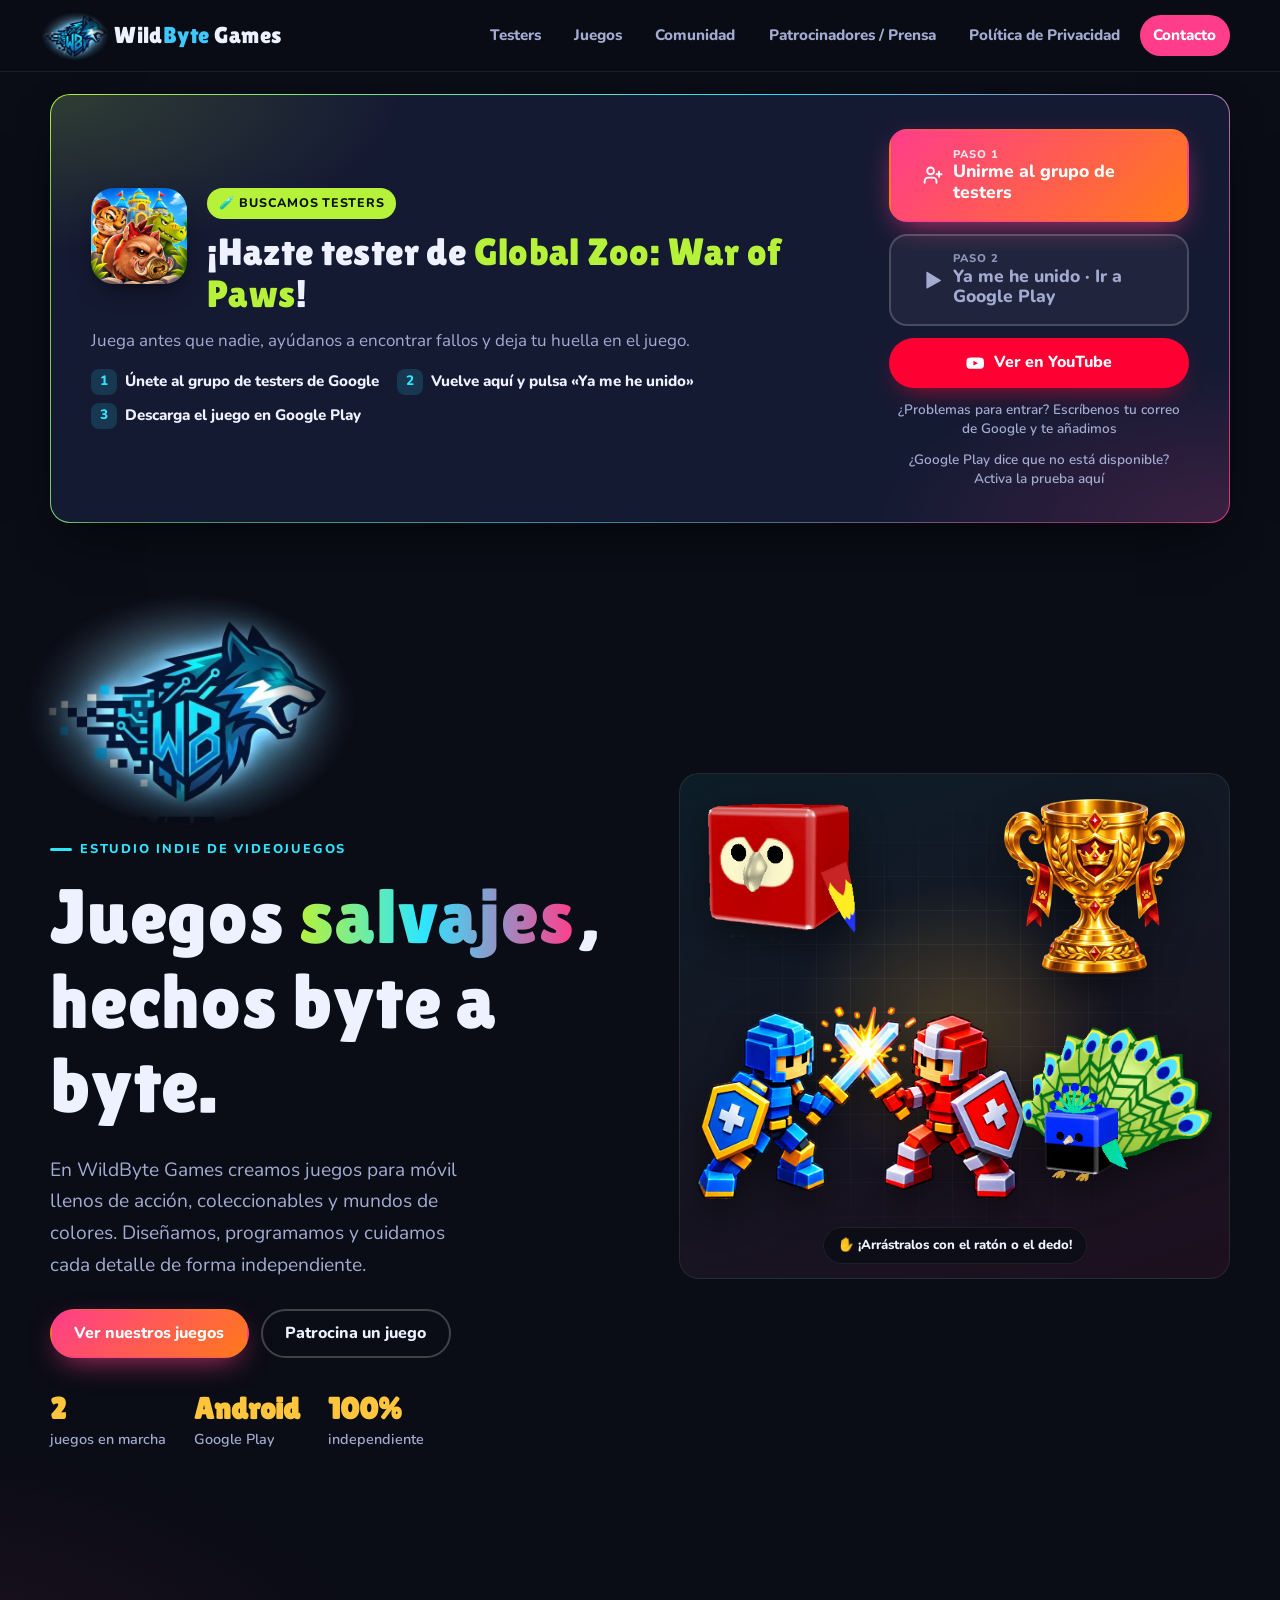
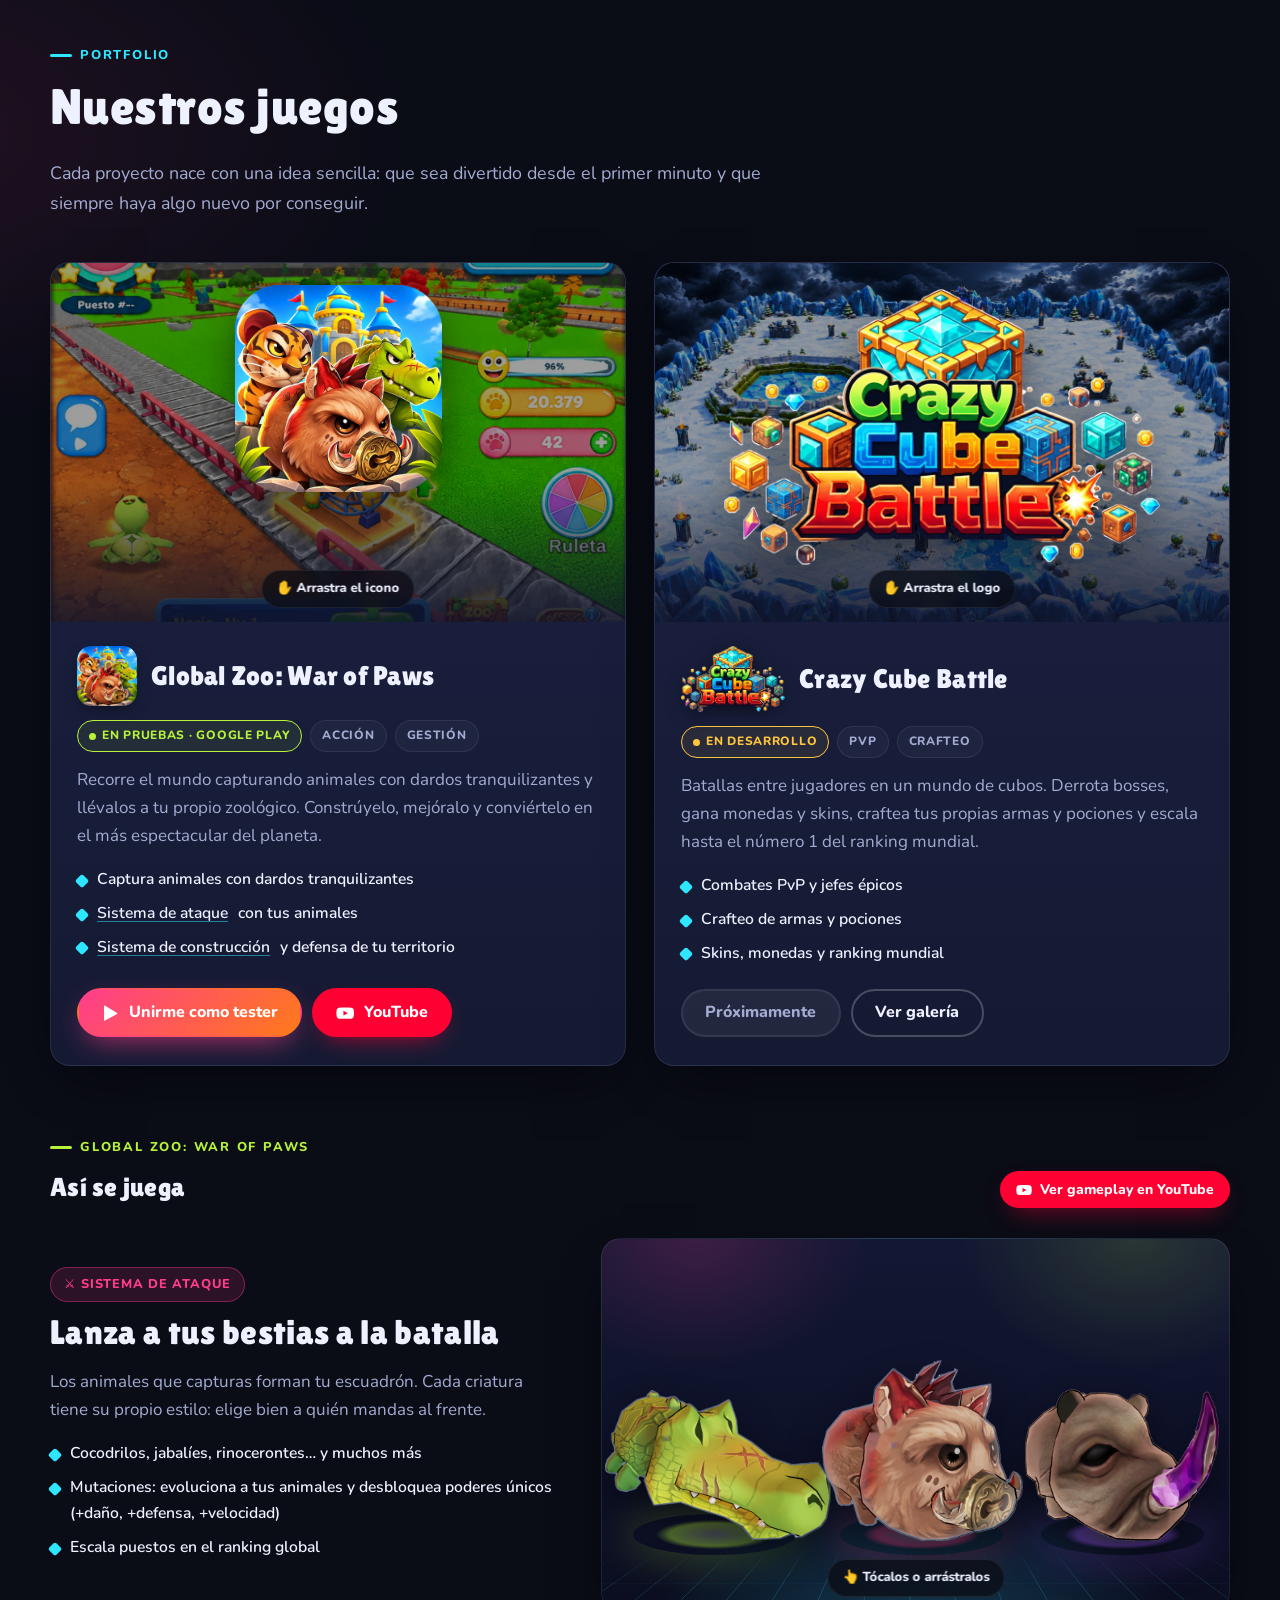
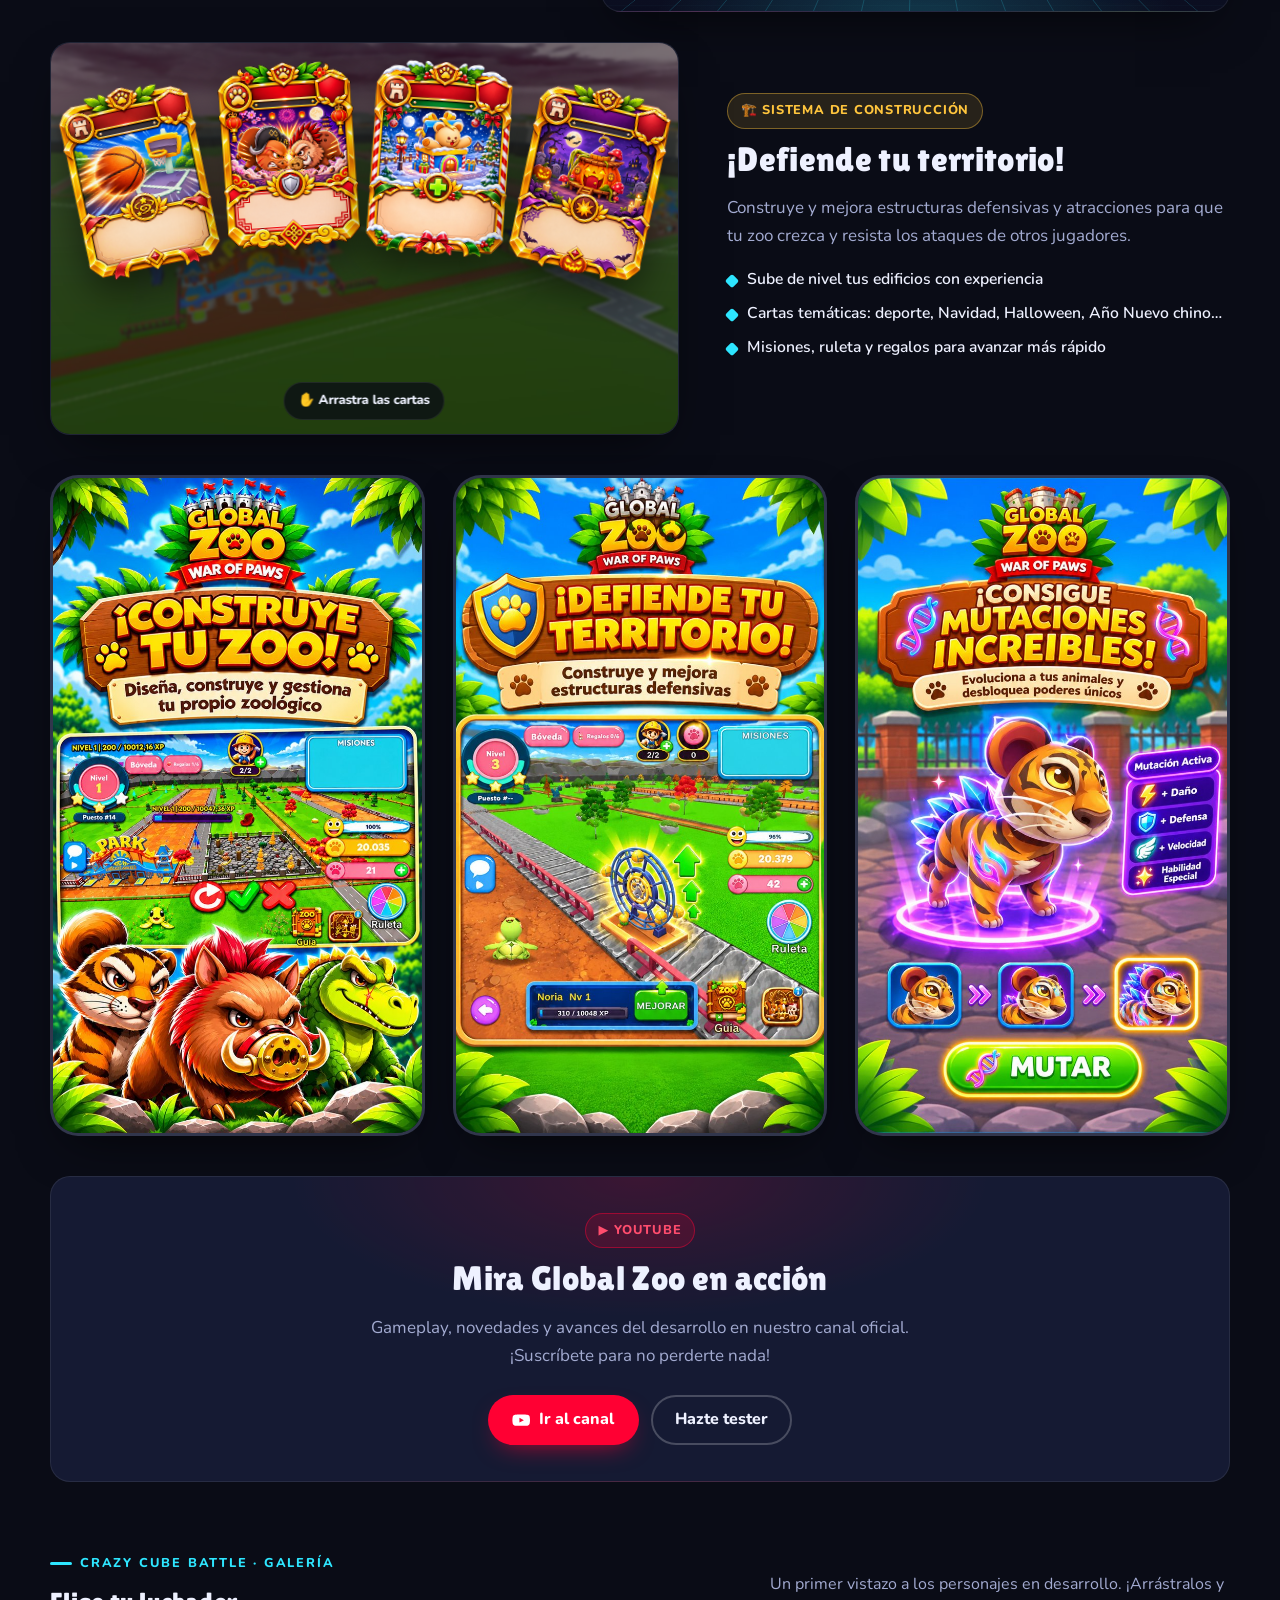
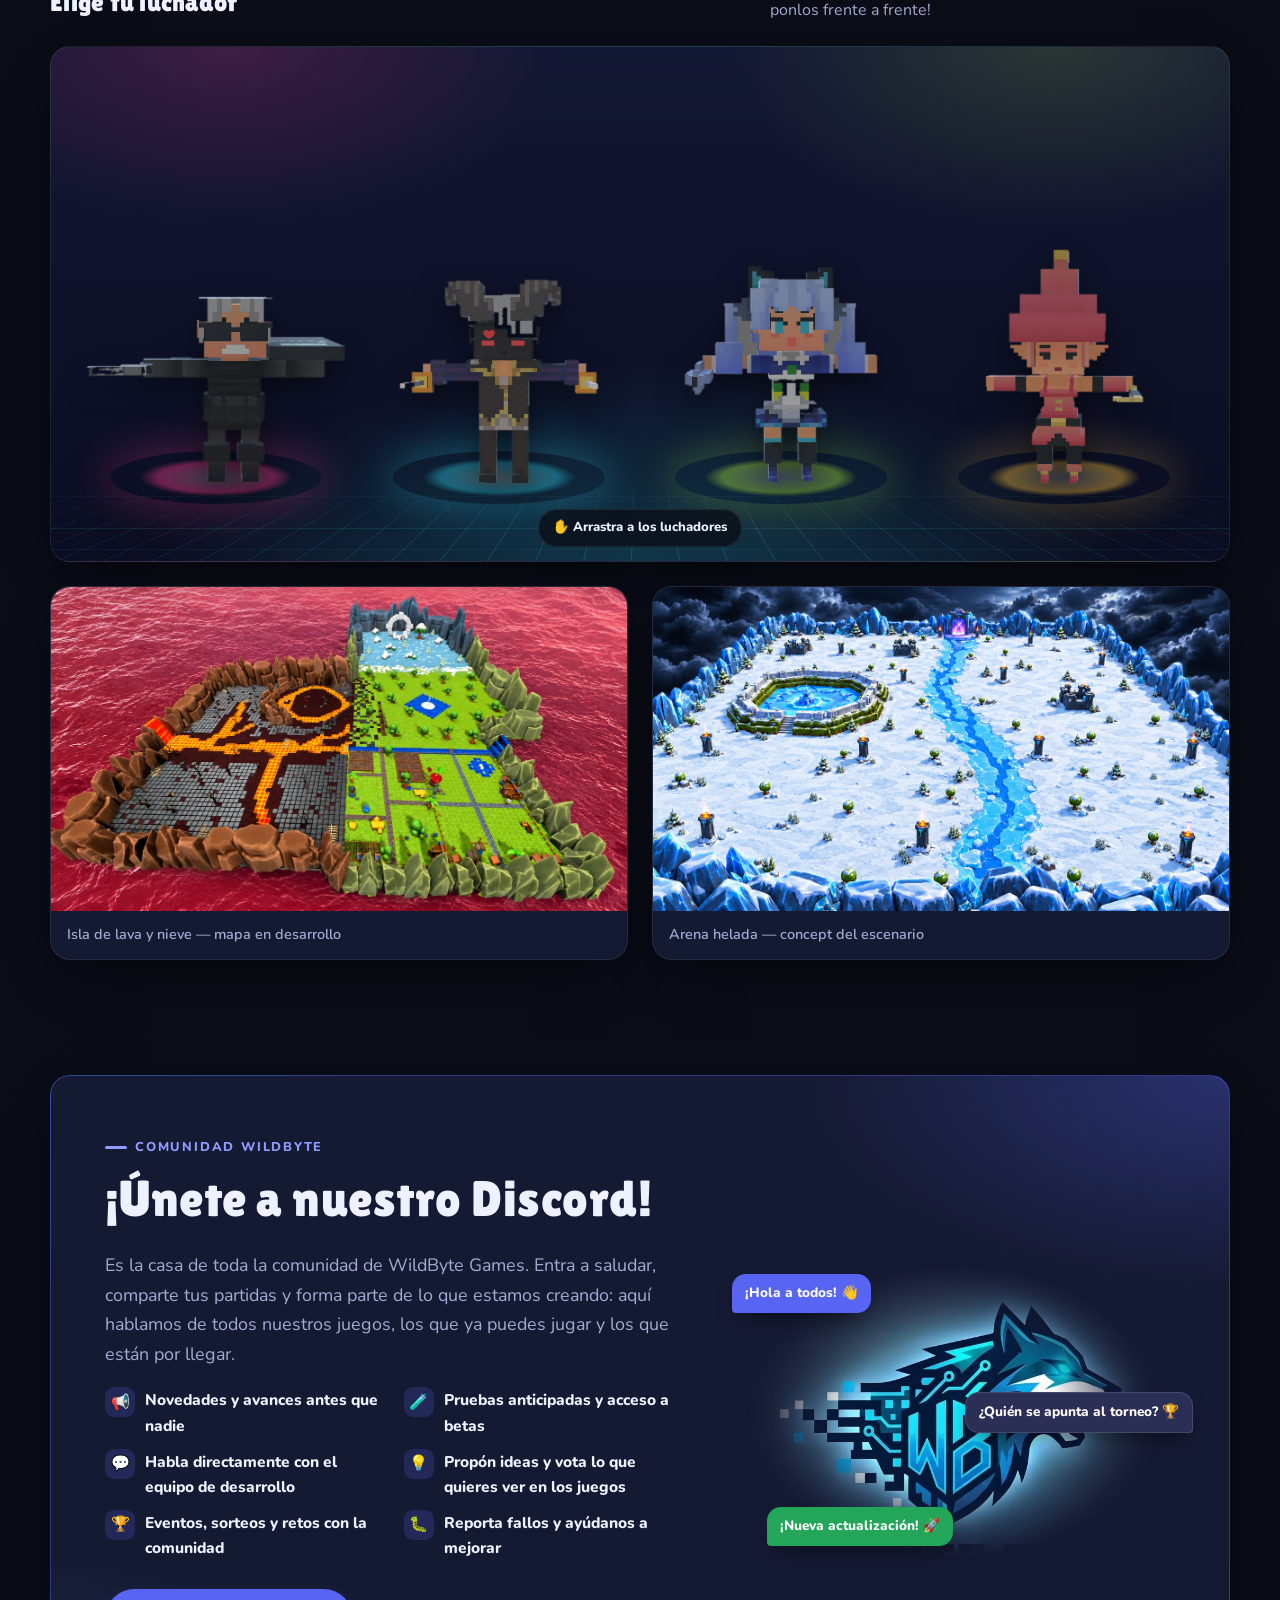
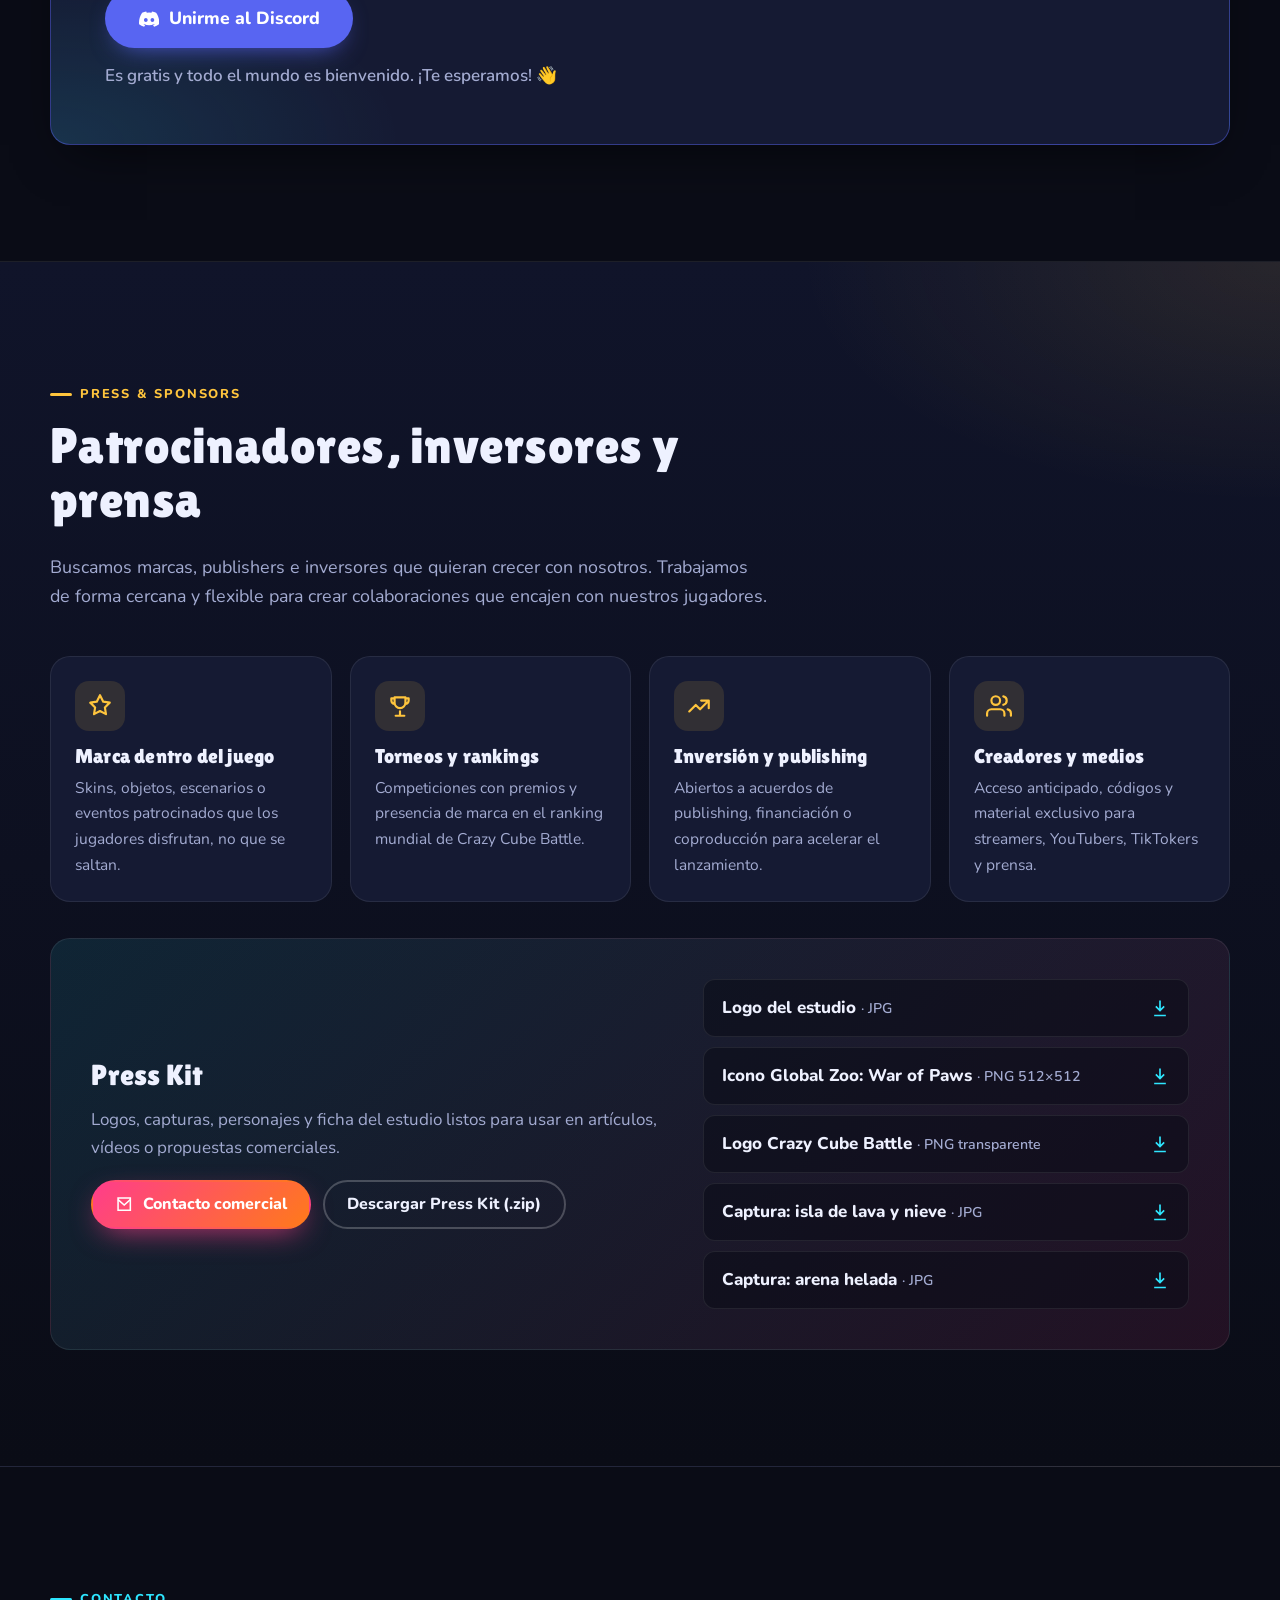
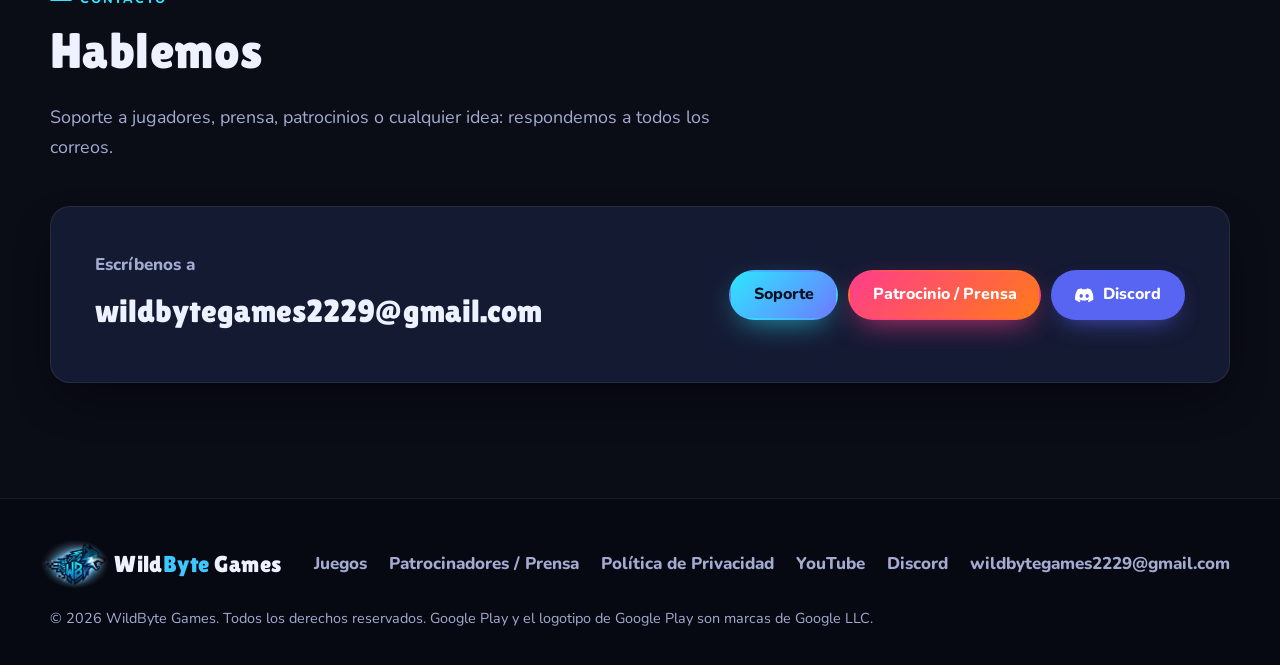
<file: index.html>
<!DOCTYPE html>
<html lang="es">
<head>
  <meta charset="UTF-8">
  <meta name="viewport" content="width=device-width, initial-scale=1">
  <title>WildByte Games — Estudio indie de videojuegos para móvil</title>
  <meta name="description" content="WildByte Games es un estudio indie de videojuegos. Creadores de Global Zoo: War of Paws y Crazy Cube Battle. Patrocinios, prensa y colaboraciones.">
  <meta name="theme-color" content="#0a0c16">
  <link rel="icon" type="image/png" sizes="64x64" href="assets/img/favicon-64.png">
  <link rel="apple-touch-icon" href="assets/img/favicon-180.png">

  <!-- Vista previa al compartir en redes -->
  <meta property="og:type" content="website">
  <meta property="og:title" content="WildByte Games — Estudio indie de videojuegos">
  <meta property="og:description" content="Juegos de acción, batallas y gestión para móvil. Descubre Global Zoo: War of Paws y Crazy Cube Battle.">
  <meta property="og:image" content="assets/img/zoo-war-of-paws/icono.png">

  <link rel="stylesheet" href="css/styles.css">
</head>
<body>
  <a class="skip-link" href="#contenido">Saltar al contenido</a>

  <!-- ===================== CABECERA ===================== -->
  <header class="site-header">
    <nav class="container nav" aria-label="Principal">
      <a class="brand" href="index.html" aria-label="WildByte Games, inicio">
        <img class="brand-logo" src="assets/img/wildbyte-emblema.png" alt="" width="600" height="379">
        <span class="brand-name">Wild<span>Byte</span> Games</span>
      </a>

      <button class="nav-toggle" type="button" aria-expanded="false" aria-controls="nav-links" aria-label="Abrir menú">
        <span class="nav-toggle-bars"></span>
      </button>

      <ul class="nav-links" id="nav-links">
        <li><a href="#testers">Testers</a></li>
        <li><a href="#juegos">Juegos</a></li>
        <li><a href="#comunidad">Comunidad</a></li>
        <li><a href="#patrocinadores">Patrocinadores / Prensa</a></li>
        <li><a href="privacidad.html">Política de Privacidad</a></li>
        <li class="nav-cta"><a href="#contacto">Contacto</a></li>
      </ul>
    </nav>
  </header>

  <main id="contenido">

    <!-- ===================== BLOQUE TESTERS (temporal) =====================
         Para quitarlo más adelante, borra desde aquí hasta "FIN BLOQUE TESTERS". -->
    <section class="testers" id="testers" aria-labelledby="testers-title">
      <div class="container">
        <div class="testers-card">
          <div class="testers-info">
            <img class="testers-icon" src="assets/img/zoo-war-of-paws/icono.png" alt="" width="96" height="96">
            <span class="testers-pill">🧪 Buscamos testers</span>
            <h2 class="testers-title" id="testers-title">¡Hazte tester de <span>Global Zoo: War of Paws</span>!</h2>
            <p class="testers-text">Juega antes que nadie, ayúdanos a encontrar fallos y deja tu huella en el juego.</p>
            <ol class="testers-steps">
              <li><b>1</b> Únete al grupo de testers de Google</li>
              <li><b>2</b> Vuelve aquí y pulsa «Ya me he unido»</li>
              <li><b>3</b> Descarga el juego en Google Play</li>
            </ol>
          </div>
          <div class="testers-actions">
            <!-- PASO 1: grupo de Google de testers -->
            <a class="btn btn-primary btn-lg tester-step1" href="https://groups.google.com/g/tester-comunity-de-global-zoowar-of-paws" target="_blank" rel="noopener" data-tester-step1>
              <svg viewBox="0 0 24 24" fill="none" stroke="currentColor" stroke-width="2.2" stroke-linecap="round" stroke-linejoin="round" aria-hidden="true"><path d="M16 21v-2a4 4 0 00-4-4H6a4 4 0 00-4 4v2M9 11a4 4 0 100-8 4 4 0 000 8zM19 8v6M22 11h-6"/></svg>
              <span><small class="step-label">Paso 1</small> Unirme al grupo de testers</span>
            </a>
            <!-- PASO 2: ficha de Google Play (se resalta al volver del paso 1) -->
            <a class="btn btn-lg tester-step2"href="https://play.google.com/store/apps/details?id=com.globalzoo.pawofwars" target="_blank" rel="noopener" data-tester-step2>
              <svg viewBox="0 0 24 24" fill="currentColor" aria-hidden="true"><path d="M4 2.6v18.8c0 .5.5.8.9.6L21 12.9c.4-.2.4-.8 0-1L4.9 2c-.4-.2-.9.1-.9.6z"/></svg>
              <span><small class="step-label">Paso 2</small> Ya me he unido · Ir a Google Play</span>
            </a>
            <p class="tester-note" data-tester-note hidden>✅ ¡Genial! Cuando hayas entrado en el grupo, pulsa el <strong>Paso 2</strong> para descargar el juego.</p>
            <a class="btn btn-youtube" href="https://youtube.com/@globalzoowarofpaws?si=9xZBjIema10RJPYS" target="_blank" rel="noopener"><svg viewBox="0 0 24 24" fill="currentColor" aria-hidden="true"><path d="M23 7.2a3 3 0 00-2.1-2.1C19 4.6 12 4.6 12 4.6s-7 0-8.9.5A3 3 0 001 7.2 31 31 0 00.5 12 31 31 0 001 16.8a3 3 0 002.1 2.1c1.9.5 8.9.5 8.9.5s7 0 8.9-.5a3 3 0 002.1-2.1 31 31 0 00.5-4.8 31 31 0 00-.5-4.8zM9.7 15.1V8.9l5.8 3.1-5.8 3.1z"/></svg> Ver en YouTube</a>
            <a class="testers-help" href="mailto:wildbytegames2229@gmail.com?subject=Quiero%20ser%20tester%20de%20Global%20Zoo%3A%20War%20of%20Paws&amp;body=Hola%2C%20quiero%20ser%20tester.%20Mi%20correo%20de%20Google%20Play%20es%3A%20">
              ¿Problemas para entrar? Escríbenos tu correo de Google y te añadimos
            </a>
            <a class="testers-help" href="https://play.google.com/apps/testing/com.globalzoo.pawofwars" target="_blank" rel="noopener">¿Google Play dice que no está disponible? Activa la prueba aquí</a>
          </div>
        </div>
      </div>
    </section>
    <!-- ===================== FIN BLOQUE TESTERS ===================== -->

    <!-- ===================== HERO ===================== -->
    <section class="hero">
      <div class="container hero-grid">
        <div>
          <img class="hero-logo" src="assets/img/wildbyte-emblema-grande.png" alt="Lobo de WildByte Games" width="760" height="534">
          <p class="eyebrow">Estudio indie de videojuegos</p>
          <h1 class="hero-title">Juegos <span class="grad">salvajes</span>, <br>hechos byte a byte.</h1>
          <p class="hero-text">
            En WildByte Games creamos juegos para móvil llenos de acción, coleccionables y
            mundos de colores. Diseñamos, programamos y cuidamos cada detalle de forma independiente.
          </p>
          <div class="hero-actions">
            <a class="btn btn-primary" href="#juegos">Ver nuestros juegos</a>
            <a class="btn btn-ghost" href="#patrocinadores">Patrocina un juego</a>
          </div>
          <div class="hero-stats" aria-label="El estudio en cifras">
            <div class="hero-stat"><strong>2</strong><span>juegos en marcha</span></div>
            <div class="hero-stat"><strong>Android</strong><span>Google Play</span></div>
            <div class="hero-stat"><strong>100%</strong><span>independiente</span></div>
          </div>
        </div>

        <!-- Escenario interactivo: arrastra las imágenes -->
        <div class="drag-zone hero-stage" data-drag-zone aria-label="Escenario interactivo: arrastra las imágenes con el ratón o el dedo">
          <div class="drag-item" data-draggable tabindex="0" style="--x:5%;--y:6%;--w:27%" aria-label="Mascota loro, arrastrable">
            <div class="float d1"><img src="assets/img/crazy-cube-battle/mascota-loro.png" alt="Mascota loro cúbico de Crazy Cube Battle" width="343" height="321"></div>
          </div>
          <div class="drag-item" data-draggable tabindex="0" style="--x:59%;--y:5%;--w:33%" aria-label="Trofeo dorado, arrastrable">
            <div class="float d2"><img src="assets/img/crazy-cube-battle/trofeo.png" alt="Trofeo dorado del ranking mundial" width="520" height="500"></div>
          </div>
          <div class="drag-item" data-draggable tabindex="0" style="--x:3%;--y:46%;--w:60%" aria-label="Caballeros vóxel, arrastrable">
            <div class="float"><img src="assets/img/crazy-cube-battle/caballeros-batalla.png" alt="Dos caballeros vóxel cruzando espadas" width="820" height="461"></div>
          </div>
          <div class="drag-item" data-draggable tabindex="0" style="--x:62%;--y:50%;--w:35%" aria-label="Mascota pavo real, arrastrable">
            <div class="float d3"><img src="assets/img/crazy-cube-battle/mascota-pavo-real.png" alt="Mascota pavo real cúbico" width="350" height="299"></div>
          </div>
          <span class="drag-hint" aria-hidden="true">✋ ¡Arrástralos con el ratón o el dedo!</span>
          <button class="drag-reset" type="button" data-drag-reset>↺ Recolocar</button>
        </div>
      </div>
    </section>

    <!-- ===================== JUEGOS ===================== -->
    <section class="section" id="juegos">
      <div class="container">
        <div class="section-head">
          <p class="eyebrow">Portfolio</p>
          <h2 class="section-title">Nuestros juegos</h2>
          <p class="section-lead">Cada proyecto nace con una idea sencilla: que sea divertido desde el primer minuto y que siempre haya algo nuevo por conseguir.</p>
        </div>

        <div class="games-grid">

          <!-- ---------- Juego 1: Global Zoo: War of Paws ---------- -->
          <article class="game-card" aria-labelledby="zoo-title">
            <div class="drag-zone game-media" data-drag-zone>
              <img class="game-media-bg dim" src="assets/img/zoo-war-of-paws/captura-juego.jpg" alt="" loading="lazy" width="1280" height="1175">
              <div class="drag-item" data-draggable tabindex="0" style="--x:32%;--y:6%;--w:36%" aria-label="Icono de Global Zoo: War of Paws, arrastrable">
                <img src="assets/img/zoo-war-of-paws/icono.png" alt="Icono de Global Zoo: War of Paws" width="512" height="512" loading="lazy">
              </div>
              <span class="drag-hint" aria-hidden="true">✋ Arrastra el icono</span>
              <button class="drag-reset" type="button" data-drag-reset>↺ Recolocar</button>
            </div>

            <div class="game-body">
              <div class="game-top">
                <img class="game-icon game-icon-full" src="assets/img/zoo-war-of-paws/icono.png" alt="Icono de Global Zoo: War of Paws" width="60" height="60">
                <h3 class="game-title" id="zoo-title">Global Zoo: War of Paws</h3>
              </div>
              <div class="badges">
                <span class="badge badge-testing">En pruebas · Google Play</span>
                <span class="badge badge-tag">Acción</span>
                <span class="badge badge-tag">Gestión</span>
              </div>
              <p class="game-desc">
                Recorre el mundo capturando animales con dardos tranquilizantes y llévalos a tu propio
                zoológico. Constrúyelo, mejóralo y conviértelo en el más espectacular del planeta.
              </p>
              <ul class="features">
                <li>Captura animales con dardos tranquilizantes</li>
                <li><a href="#sistema-ataque">Sistema de ataque</a> con tus animales</li>
                <li><a href="#sistema-construccion">Sistema de construcción</a> y defensa de tu territorio</li>
              </ul>
              <div class="game-actions">
                <!-- Lleva al bloque de testers (grupo de Google + Google Play).
                     Cuando el juego sea público cámbialo por la ficha de Google Play. -->
                <a class="btn btn-primary" href="#testers">
                  <svg viewBox="0 0 24 24" fill="currentColor" aria-hidden="true"><path d="M4 2.6v18.8c0 .5.5.8.9.6L21 12.9c.4-.2.4-.8 0-1L4.9 2c-.4-.2-.9.1-.9.6z"/></svg>
                  Unirme como tester
                </a>
                <a class="btn btn-youtube" href="https://youtube.com/@globalzoowarofpaws?si=9xZBjIema10RJPYS" target="_blank" rel="noopener">
                  <svg viewBox="0 0 24 24" fill="currentColor" aria-hidden="true"><path d="M23 7.2a3 3 0 00-2.1-2.1C19 4.6 12 4.6 12 4.6s-7 0-8.9.5A3 3 0 001 7.2 31 31 0 00.5 12 31 31 0 001 16.8a3 3 0 002.1 2.1c1.9.5 8.9.5 8.9.5s7 0 8.9-.5a3 3 0 002.1-2.1 31 31 0 00.5-4.8 31 31 0 00-.5-4.8zM9.7 15.1V8.9l5.8 3.1-5.8 3.1z"/></svg>
                  YouTube
                </a>
              </div>
            </div>
          </article>

          <!-- ---------- Juego 2: Crazy Cube Battle ---------- -->
          <article class="game-card" aria-labelledby="ccb-title">
            <div class="drag-zone game-media" data-drag-zone>
              <img class="game-media-bg dim" src="assets/img/crazy-cube-battle/arena-helada.jpg" alt="" loading="lazy" width="1280" height="720">
              <div class="drag-item" data-draggable tabindex="0" style="--x:12%;--y:7%;--w:76%" aria-label="Logo de Crazy Cube Battle, arrastrable">
                <img src="assets/img/crazy-cube-battle/logo-crazy-cube-battle.png" alt="Logo de Crazy Cube Battle" width="900" height="506" loading="lazy">
              </div>
              <span class="drag-hint" aria-hidden="true">✋ Arrastra el logo</span>
              <button class="drag-reset" type="button" data-drag-reset>↺ Recolocar</button>
            </div>

            <div class="game-body">
              <div class="game-top">
                <img class="game-icon game-icon-wide" src="assets/img/crazy-cube-battle/logo-crazy-cube-battle.png" alt="Logo de Crazy Cube Battle" width="900" height="570" loading="lazy">
                <h3 class="game-title" id="ccb-title">Crazy Cube Battle</h3>
              </div>
              <div class="badges">
                <span class="badge badge-dev">En desarrollo</span>
                <span class="badge badge-tag">PvP</span>
                <span class="badge badge-tag">Crafteo</span>
              </div>
              <p class="game-desc">
                Batallas entre jugadores en un mundo de cubos. Derrota bosses, gana monedas y skins,
                craftea tus propias armas y pociones y escala hasta el número 1 del ranking mundial.
              </p>
              <ul class="features">
                <li>Combates PvP y jefes épicos</li>
                <li>Crafteo de armas y pociones</li>
                <li>Skins, monedas y ranking mundial</li>
              </ul>
              <div class="game-actions">
                <span class="btn btn-disabled" aria-disabled="true">Próximamente</span>
                <a class="btn btn-ghost" href="#galeria">Ver galería</a>
              </div>
            </div>
          </article>
        </div>

        <!-- ---------- Global Zoo: sistemas de juego ---------- -->
        <div class="zoo-systems" id="global-zoo">
          <div class="roster-head">
            <div>
              <p class="eyebrow" style="color:var(--lime)">Global Zoo: War of Paws</p>
              <h3 class="showcase-title">Así se juega</h3>
            </div>
            <div class="head-actions"><a class="btn btn-youtube btn-sm" href="https://youtube.com/@globalzoowarofpaws?si=9xZBjIema10RJPYS" target="_blank" rel="noopener"><svg viewBox="0 0 24 24" fill="currentColor" aria-hidden="true"><path d="M23 7.2a3 3 0 00-2.1-2.1C19 4.6 12 4.6 12 4.6s-7 0-8.9.5A3 3 0 001 7.2 31 31 0 00.5 12 31 31 0 001 16.8a3 3 0 002.1 2.1c1.9.5 8.9.5 8.9.5s7 0 8.9-.5a3 3 0 002.1-2.1 31 31 0 00.5-4.8 31 31 0 00-.5-4.8zM9.7 15.1V8.9l5.8 3.1-5.8 3.1z"/></svg> Ver gameplay en YouTube</a></div>
          </div>

          <!-- Sistema de ataque -->
          <div class="system" id="sistema-ataque">
            <div class="system-text">
              <span class="system-tag tag-attack">⚔️ Sistema de ataque</span>
              <h4 class="system-title">Lanza a tus bestias a la batalla</h4>
              <p>Los animales que capturas forman tu escuadrón. Cada criatura tiene su propio estilo: elige bien a quién mandas al frente.</p>
              <ul class="features">
                <li>Cocodrilos, jabalíes, rinocerontes… y muchos más</li>
                <li>Mutaciones: evoluciona a tus animales y desbloquea poderes únicos (+daño, +defensa, +velocidad)</li>
                <li>Escala puestos en el ranking global</li>
              </ul>
            </div>
            <div class="drag-zone roster-stage attack-stage" data-drag-zone aria-label="Animales de ataque: tócalos o arrástralos">
              <span class="pedestal a-1" aria-hidden="true"></span>
              <span class="pedestal a-2" aria-hidden="true"></span>
              <span class="pedestal a-3" aria-hidden="true"></span>
              <div class="drag-item fighter a-1" data-draggable tabindex="0" aria-label="Cocodrilo, arrastrable">
                <div class="float"><img src="assets/img/zoo-war-of-paws/animal-cocodrilo.png" alt="Cocodrilo de Global Zoo" width="560" height="373" loading="lazy"></div>
              </div>
              <div class="drag-item fighter a-2" data-draggable tabindex="0" aria-label="Jabalí, arrastrable">
                <div class="float d1"><img src="assets/img/zoo-war-of-paws/animal-jabali.png" alt="Jabalí acorazado de Global Zoo" width="560" height="504" loading="lazy"></div>
              </div>
              <div class="drag-item fighter a-3" data-draggable tabindex="0" aria-label="Rinoceronte, arrastrable">
                <div class="float d2"><img src="assets/img/zoo-war-of-paws/animal-rinoceronte.png" alt="Rinoceronte con cuerno de cristal de Global Zoo" width="560" height="437" loading="lazy"></div>
              </div>
              <span class="drag-hint" aria-hidden="true">👆 Tócalos o arrástralos</span>
              <button class="drag-reset" type="button" data-drag-reset>↺ Recolocar</button>
            </div>
          </div>

          <!-- Sistema de construcción -->
          <div class="system system-reverse" id="sistema-construccion">
            <div class="system-text">
              <span class="system-tag tag-build">🏗️ Sistema de construcción</span>
              <h4 class="system-title">¡Defiende tu territorio!</h4>
              <p>Construye y mejora estructuras defensivas y atracciones para que tu zoo crezca y resista los ataques de otros jugadores.</p>
              <ul class="features">
                <li>Sube de nivel tus edificios con experiencia</li>
                <li>Cartas temáticas: deporte, Navidad, Halloween, Año Nuevo chino…</li>
                <li>Misiones, ruleta y regalos para avanzar más rápido</li>
              </ul>
            </div>
            <div class="drag-zone build-stage" data-drag-zone aria-label="Cartas de construcción: arrástralas">
              <img class="game-media-bg" src="assets/img/zoo-war-of-paws/parque-en-construccion.jpg" alt="" loading="lazy" width="1280" height="605">
              <div class="drag-item build-card" data-draggable tabindex="0" style="--x:3%;--y:11%;--w:22%;--r:-12deg" aria-label="Carta de baloncesto, arrastrable">
                <div class="tilt"><img src="assets/img/zoo-war-of-paws/carta-baloncesto.png" alt="Carta de baloncesto de Global Zoo" width="480" height="660" loading="lazy"></div>
              </div>
              <div class="drag-item build-card" data-draggable tabindex="0" style="--x:27%;--y:5%;--w:22%;--r:-4deg" aria-label="Carta de batalla de jabalíes, arrastrable">
                <div class="tilt"><img src="assets/img/zoo-war-of-paws/carta-jabalies.png" alt="Carta de batalla de jabalíes de Global Zoo" width="480" height="660" loading="lazy"></div>
              </div>
              <div class="drag-item build-card" data-draggable tabindex="0" style="--x:51%;--y:5%;--w:22%;--r:4deg" aria-label="Carta navideña, arrastrable">
                <div class="tilt"><img src="assets/img/zoo-war-of-paws/carta-navidad.png" alt="Carta navideña de Global Zoo" width="480" height="660" loading="lazy"></div>
              </div>
              <div class="drag-item build-card" data-draggable tabindex="0" style="--x:75%;--y:11%;--w:22%;--r:12deg" aria-label="Carta de Halloween, arrastrable">
                <div class="tilt"><img src="assets/img/zoo-war-of-paws/carta-halloween.png" alt="Carta de Halloween de Global Zoo" width="480" height="660" loading="lazy"></div>
              </div>
              <span class="drag-hint" aria-hidden="true">✋ Arrastra las cartas</span>
              <button class="drag-reset" type="button" data-drag-reset>↺ Recolocar</button>
            </div>
          </div>

          <div class="promo-strip" aria-label="Imágenes promocionales de Global Zoo">
            <figure class="shot shot-phone">
              <img src="assets/img/zoo-war-of-paws/promo-construye-tu-zoo.jpg" alt="Global Zoo: ¡Construye tu zoo! Diseña, construye y gestiona tu propio zoológico" loading="lazy" width="720" height="1280">
            </figure>
            <figure class="shot shot-phone">
              <img src="assets/img/zoo-war-of-paws/promo-defiende-tu-territorio.jpg" alt="Global Zoo: ¡Defiende tu territorio! Construye y mejora estructuras defensivas" loading="lazy" width="720" height="1280">
            </figure>
            <figure class="shot shot-phone">
              <img src="assets/img/zoo-war-of-paws/promo-mutaciones.jpg" alt="Global Zoo: ¡Consigue mutaciones increíbles! Evoluciona a tus animales y desbloquea poderes únicos" loading="lazy" width="720" height="1280">
            </figure>
          </div>
          <div class="zoo-shots">
            <div class="yt-panel">
              <span class="system-tag tag-attack" style="background:rgba(255,0,51,.14);color:#ff4d6d;border-color:rgba(255,0,51,.45)">▶ YouTube</span>
              <h4 class="system-title">Mira Global Zoo en acción</h4>
              <p>Gameplay, novedades y avances del desarrollo en nuestro canal oficial. ¡Suscríbete para no perderte nada!</p>
              <div class="hero-actions" style="margin-top:8px">
                <a class="btn btn-youtube" href="https://youtube.com/@globalzoowarofpaws?si=9xZBjIema10RJPYS" target="_blank" rel="noopener">
                  <svg viewBox="0 0 24 24" fill="currentColor" aria-hidden="true"><path d="M23 7.2a3 3 0 00-2.1-2.1C19 4.6 12 4.6 12 4.6s-7 0-8.9.5A3 3 0 001 7.2 31 31 0 00.5 12 31 31 0 001 16.8a3 3 0 002.1 2.1c1.9.5 8.9.5 8.9.5s7 0 8.9-.5a3 3 0 002.1-2.1 31 31 0 00.5-4.8 31 31 0 00-.5-4.8zM9.7 15.1V8.9l5.8 3.1-5.8 3.1z"/></svg>
                  Ir al canal
                </a>
                <a class="btn btn-ghost" href="#testers">Hazte tester</a>
              </div>
            </div>
          </div>
        </div>

        <!-- ---------- Galería interactiva de Crazy Cube Battle ---------- -->
        <div class="roster" id="galeria">
          <div class="roster-head">
            <div>
              <p class="eyebrow">Crazy Cube Battle · Galería</p>
              <h3 class="showcase-title">Elige tu luchador</h3>
            </div>
            <p class="section-lead">Un primer vistazo a los personajes en desarrollo. ¡Arrástralos y ponlos frente a frente!</p>
          </div>

          <div class="drag-zone roster-stage" data-drag-zone aria-label="Personajes de Crazy Cube Battle: arrástralos con el ratón o el dedo">
            <!-- Pedestales (fijos) -->
            <span class="pedestal slot-1" aria-hidden="true"></span>
            <span class="pedestal slot-2" aria-hidden="true"></span>
            <span class="pedestal slot-3" aria-hidden="true"></span>
            <span class="pedestal slot-4" aria-hidden="true"></span>
            <!-- Personajes (arrastrables) -->
            <div class="drag-item is-character fighter slot-1" data-draggable tabindex="0" aria-label="Personaje agente, arrastrable">
              <div class="float"><img src="assets/img/crazy-cube-battle/personaje-agente.png" alt="Personaje vóxel con gafas de sol y arma" width="303" height="219" loading="lazy"></div>
            </div>
            <div class="drag-item is-character fighter slot-2" data-draggable tabindex="0" aria-label="Personaje demonio, arrastrable">
              <div class="float d1"><img src="assets/img/crazy-cube-battle/personaje-demonio.png" alt="Personaje vóxel con cuernos" width="235" height="240" loading="lazy"></div>
            </div>
            <div class="drag-item is-character fighter slot-3" data-draggable tabindex="0" aria-label="Personaje gata, arrastrable">
              <div class="float d2"><img src="assets/img/crazy-cube-battle/personaje-gata.png" alt="Personaje vóxel con orejas de gato" width="219" height="245" loading="lazy"></div>
            </div>
            <div class="drag-item is-character fighter slot-4" data-draggable tabindex="0" aria-label="Personaje guerrera, arrastrable">
              <div class="float d3"><img src="assets/img/crazy-cube-battle/personaje-guerrera.png" alt="Personaje vóxel con gorro rojo" width="183" height="270" loading="lazy"></div>
            </div>
            <span class="drag-hint" aria-hidden="true">✋ Arrastra a los luchadores</span>
            <button class="drag-reset" type="button" data-drag-reset>↺ Recolocar</button>
          </div>

          <div class="scenes">
            <figure class="shot">
              <img src="assets/img/crazy-cube-battle/mapa-isla-lava-nieve.jpg" alt="Isla de lava y nieve, mapa de Crazy Cube Battle" loading="lazy" width="1280" height="721">
              <figcaption>Isla de lava y nieve — mapa en desarrollo</figcaption>
            </figure>
            <figure class="shot">
              <img src="assets/img/crazy-cube-battle/arena-helada.jpg" alt="Arena helada bajo nubes de tormenta, escenario de Crazy Cube Battle" loading="lazy" width="1280" height="720">
              <figcaption>Arena helada — concept del escenario</figcaption>
            </figure>
          </div>
        </div>
      </div>
    </section>

    <!-- ===================== COMUNIDAD DISCORD (de todo el estudio) ===================== -->
    <section class="section community" id="comunidad">
      <div class="container">
        <div class="community-card">
          <div class="community-text">
            <p class="eyebrow" style="color:#8f9bff">Comunidad WildByte</p>
            <h2 class="section-title">¡Únete a nuestro Discord!</h2>
            <p class="section-lead">
              Es la casa de toda la comunidad de WildByte Games. Entra a saludar, comparte tus partidas
              y forma parte de lo que estamos creando: aquí hablamos de todos nuestros juegos, los que ya
              puedes jugar y los que están por llegar.
            </p>
            <ul class="community-perks">
              <li><span>📢</span> Novedades y avances antes que nadie</li>
              <li><span>🧪</span> Pruebas anticipadas y acceso a betas</li>
              <li><span>💬</span> Habla directamente con el equipo de desarrollo</li>
              <li><span>💡</span> Propón ideas y vota lo que quieres ver en los juegos</li>
              <li><span>🏆</span> Eventos, sorteos y retos con la comunidad</li>
              <li><span>🐛</span> Reporta fallos y ayúdanos a mejorar</li>
            </ul>
            <div class="hero-actions">
              <a class="btn btn-discord btn-lg" href="https://discord.gg/ux8AqJur8f" target="_blank" rel="noopener"><svg viewBox="0 0 24 24" fill="currentColor" aria-hidden="true"><path d="M20.3 4.4A19.8 19.8 0 0015.4 3l-.6 1.3a18.4 18.4 0 00-5.6 0L8.6 3a19.7 19.7 0 00-4.9 1.4C.6 9 -.3 13.6.1 18.1a19.9 19.9 0 006 3l1.3-2a12.9 12.9 0 01-2-1l.5-.4a14.2 14.2 0 0012.2 0l.5.4c-.6.4-1.3.7-2 1l1.3 2a19.8 19.8 0 006-3c.5-5.2-.8-9.7-3.6-13.7zM8.1 15.4c-1.2 0-2.2-1.1-2.2-2.4s1-2.4 2.2-2.4 2.2 1.1 2.2 2.4-1 2.4-2.2 2.4zm7.8 0c-1.2 0-2.2-1.1-2.2-2.4s1-2.4 2.2-2.4 2.2 1.1 2.2 2.4-1 2.4-2.2 2.4z"/></svg> Unirme al Discord</a>
            </div>
            <p class="community-note">Es gratis y todo el mundo es bienvenido. ¡Te esperamos! 👋</p>
          </div>
          <div class="community-art" aria-hidden="true">
            <img class="community-logo" src="assets/img/wildbyte-emblema-grande.png" alt="" width="760" height="534" loading="lazy">
            <div class="community-bubbles">
              <span class="bubble b1">¡Hola a todos! 👋</span>
              <span class="bubble b2">¿Quién se apunta al torneo? 🏆</span>
              <span class="bubble b3">¡Nueva actualización! 🚀</span>
            </div>
          </div>
        </div>
      </div>
    </section>

    <!-- ===================== PATROCINADORES / PRENSA ===================== -->
    <section class="section sponsors" id="patrocinadores">
      <div class="container">
        <div class="section-head">
          <p class="eyebrow" style="color:var(--gold)">Press &amp; Sponsors</p>
          <h2 class="section-title">Patrocinadores, inversores y prensa</h2>
          <p class="section-lead">
            Buscamos marcas, publishers e inversores que quieran crecer con nosotros. Trabajamos de forma
            cercana y flexible para crear colaboraciones que encajen con nuestros jugadores.
          </p>
        </div>

        <div class="sponsor-grid">
          <div class="sponsor-card">
            <div class="sponsor-icon"><svg viewBox="0 0 24 24" fill="none" stroke="currentColor" stroke-width="2" stroke-linecap="round" stroke-linejoin="round" aria-hidden="true"><path d="M12 2l3 6 6 .9-4.5 4.4 1 6.2L12 16.6 6.5 19.5l1-6.2L3 8.9 9 8z"/></svg></div>
            <h3>Marca dentro del juego</h3>
            <p>Skins, objetos, escenarios o eventos patrocinados que los jugadores disfrutan, no que se saltan.</p>
          </div>
          <div class="sponsor-card">
            <div class="sponsor-icon"><svg viewBox="0 0 24 24" fill="none" stroke="currentColor" stroke-width="2" stroke-linecap="round" stroke-linejoin="round" aria-hidden="true"><path d="M8 21h8M12 17v4M7 4h10v5a5 5 0 01-10 0V4zM17 5h3v2a3 3 0 01-3 3M7 5H4v2a3 3 0 003 3"/></svg></div>
            <h3>Torneos y rankings</h3>
            <p>Competiciones con premios y presencia de marca en el ranking mundial de Crazy Cube Battle.</p>
          </div>
          <div class="sponsor-card">
            <div class="sponsor-icon"><svg viewBox="0 0 24 24" fill="none" stroke="currentColor" stroke-width="2" stroke-linecap="round" stroke-linejoin="round" aria-hidden="true"><path d="M3 17l6-6 4 4 8-8M14 7h7v7"/></svg></div>
            <h3>Inversión y publishing</h3>
            <p>Abiertos a acuerdos de publishing, financiación o coproducción para acelerar el lanzamiento.</p>
          </div>
          <div class="sponsor-card">
            <div class="sponsor-icon"><svg viewBox="0 0 24 24" fill="none" stroke="currentColor" stroke-width="2" stroke-linecap="round" stroke-linejoin="round" aria-hidden="true"><path d="M17 21v-2a4 4 0 00-4-4H5a4 4 0 00-4 4v2M9 11a4 4 0 100-8 4 4 0 000 8zM23 21v-2a4 4 0 00-3-3.9M16 3.1a4 4 0 010 7.8"/></svg></div>
            <h3>Creadores y medios</h3>
            <p>Acceso anticipado, códigos y material exclusivo para streamers, YouTubers, TikTokers y prensa.</p>
          </div>
        </div>

        <div class="press-box">
          <div>
            <h3>Press Kit</h3>
            <p>Logos, capturas, personajes y ficha del estudio listos para usar en artículos, vídeos o propuestas comerciales.</p>
            <div class="hero-actions" style="margin-top:18px">
              <a class="btn btn-primary" href="mailto:wildbytegames2229@gmail.com?subject=Propuesta%20de%20patrocinio%20-%20WildByte%20Games">
                <svg viewBox="0 0 24 24" fill="none" stroke="currentColor" stroke-width="2" aria-hidden="true"><path d="M4 4h16v16H4z"/><path d="M4 6l8 7 8-7"/></svg>
                Contacto comercial
              </a>
              <a class="btn btn-ghost" href="assets/press/wildbyte-presskit.zip" download>Descargar Press Kit (.zip)</a>
            </div>
          </div>
          <div class="press-links">
            <a class="press-link" href="assets/img/wildbyte-logo-original.jpg" download>
              <span>Logo del estudio <small>· JPG</small></span>
              <svg viewBox="0 0 24 24" fill="none" stroke="currentColor" stroke-width="2" aria-hidden="true"><path d="M12 3v12M7 10l5 5 5-5M5 21h14"/></svg>
            </a>
            <a class="press-link" href="assets/img/zoo-war-of-paws/icono.png" download>
              <span>Icono Global Zoo: War of Paws <small>· PNG 512×512</small></span>
              <svg viewBox="0 0 24 24" fill="none" stroke="currentColor" stroke-width="2" aria-hidden="true"><path d="M12 3v12M7 10l5 5 5-5M5 21h14"/></svg>
            </a>
            <a class="press-link" href="assets/img/crazy-cube-battle/logo-crazy-cube-battle.png" download>
              <span>Logo Crazy Cube Battle <small>· PNG transparente</small></span>
              <svg viewBox="0 0 24 24" fill="none" stroke="currentColor" stroke-width="2" aria-hidden="true"><path d="M12 3v12M7 10l5 5 5-5M5 21h14"/></svg>
            </a>
            <a class="press-link" href="assets/img/crazy-cube-battle/mapa-isla-lava-nieve.jpg" download>
              <span>Captura: isla de lava y nieve <small>· JPG</small></span>
              <svg viewBox="0 0 24 24" fill="none" stroke="currentColor" stroke-width="2" aria-hidden="true"><path d="M12 3v12M7 10l5 5 5-5M5 21h14"/></svg>
            </a>
            <a class="press-link" href="assets/img/crazy-cube-battle/arena-helada.jpg" download>
              <span>Captura: arena helada <small>· JPG</small></span>
              <svg viewBox="0 0 24 24" fill="none" stroke="currentColor" stroke-width="2" aria-hidden="true"><path d="M12 3v12M7 10l5 5 5-5M5 21h14"/></svg>
            </a>
          </div>
        </div>
      </div>
    </section>

    <!-- ===================== CONTACTO ===================== -->
    <section class="section" id="contacto">
      <div class="container">
        <div class="section-head">
          <p class="eyebrow">Contacto</p>
          <h2 class="section-title">Hablemos</h2>
          <p class="section-lead">Soporte a jugadores, prensa, patrocinios o cualquier idea: respondemos a todos los correos.</p>
        </div>
        <div class="contact-card">
          <div>
            <p style="color:var(--muted);margin:0 0 6px;font-weight:700">Escríbenos a</p>
            <a class="contact-email" href="mailto:wildbytegames2229@gmail.com">wildbytegames2229@gmail.com</a>
          </div>
          <div class="contact-actions">
            <a class="btn btn-secondary" href="mailto:wildbytegames2229@gmail.com?subject=Soporte%20-%20WildByte%20Games">Soporte</a>
            <a class="btn btn-primary" href="mailto:wildbytegames2229@gmail.com?subject=Patrocinio%20%2F%20Prensa%20-%20WildByte%20Games">Patrocinio / Prensa</a>
            <a class="btn btn-discord" href="https://discord.gg/ux8AqJur8f" target="_blank" rel="noopener"><svg viewBox="0 0 24 24" fill="currentColor" aria-hidden="true"><path d="M20.3 4.4A19.8 19.8 0 0015.4 3l-.6 1.3a18.4 18.4 0 00-5.6 0L8.6 3a19.7 19.7 0 00-4.9 1.4C.6 9 -.3 13.6.1 18.1a19.9 19.9 0 006 3l1.3-2a12.9 12.9 0 01-2-1l.5-.4a14.2 14.2 0 0012.2 0l.5.4c-.6.4-1.3.7-2 1l1.3 2a19.8 19.8 0 006-3c.5-5.2-.8-9.7-3.6-13.7zM8.1 15.4c-1.2 0-2.2-1.1-2.2-2.4s1-2.4 2.2-2.4 2.2 1.1 2.2 2.4-1 2.4-2.2 2.4zm7.8 0c-1.2 0-2.2-1.1-2.2-2.4s1-2.4 2.2-2.4 2.2 1.1 2.2 2.4-1 2.4-2.2 2.4z"/></svg> Discord</a>
          </div>
        </div>
      </div>
    </section>
  </main>

  <!-- ===================== PIE ===================== -->
  <footer class="site-footer">
    <div class="container">
      <div class="footer-grid">
        <a class="brand" href="index.html">
          <img class="brand-logo" src="assets/img/wildbyte-emblema.png" alt="" width="600" height="379">
          <span class="brand-name">Wild<span>Byte</span> Games</span>
        </a>
        <ul class="footer-links">
          <li><a href="#juegos">Juegos</a></li>
          <li><a href="#patrocinadores">Patrocinadores / Prensa</a></li>
          <li><a href="privacidad.html">Política de Privacidad</a></li>
          <li><a href="https://youtube.com/@globalzoowarofpaws?si=9xZBjIema10RJPYS" target="_blank" rel="noopener">YouTube</a></li>
          <li><a href="https://discord.gg/ux8AqJur8f" target="_blank" rel="noopener">Discord</a></li>
          <li><a class="footer-mail" href="mailto:wildbytegames2229@gmail.com">wildbytegames2229@gmail.com</a></li>
        </ul>
      </div>
      <p class="copyright">© <span id="year">2026</span> WildByte Games. Todos los derechos reservados. Google Play y el logotipo de Google Play son marcas de Google LLC.</p>
    </div>
  </footer>

  <script src="js/main.js" defer></script>
</body>
</html>
</file>
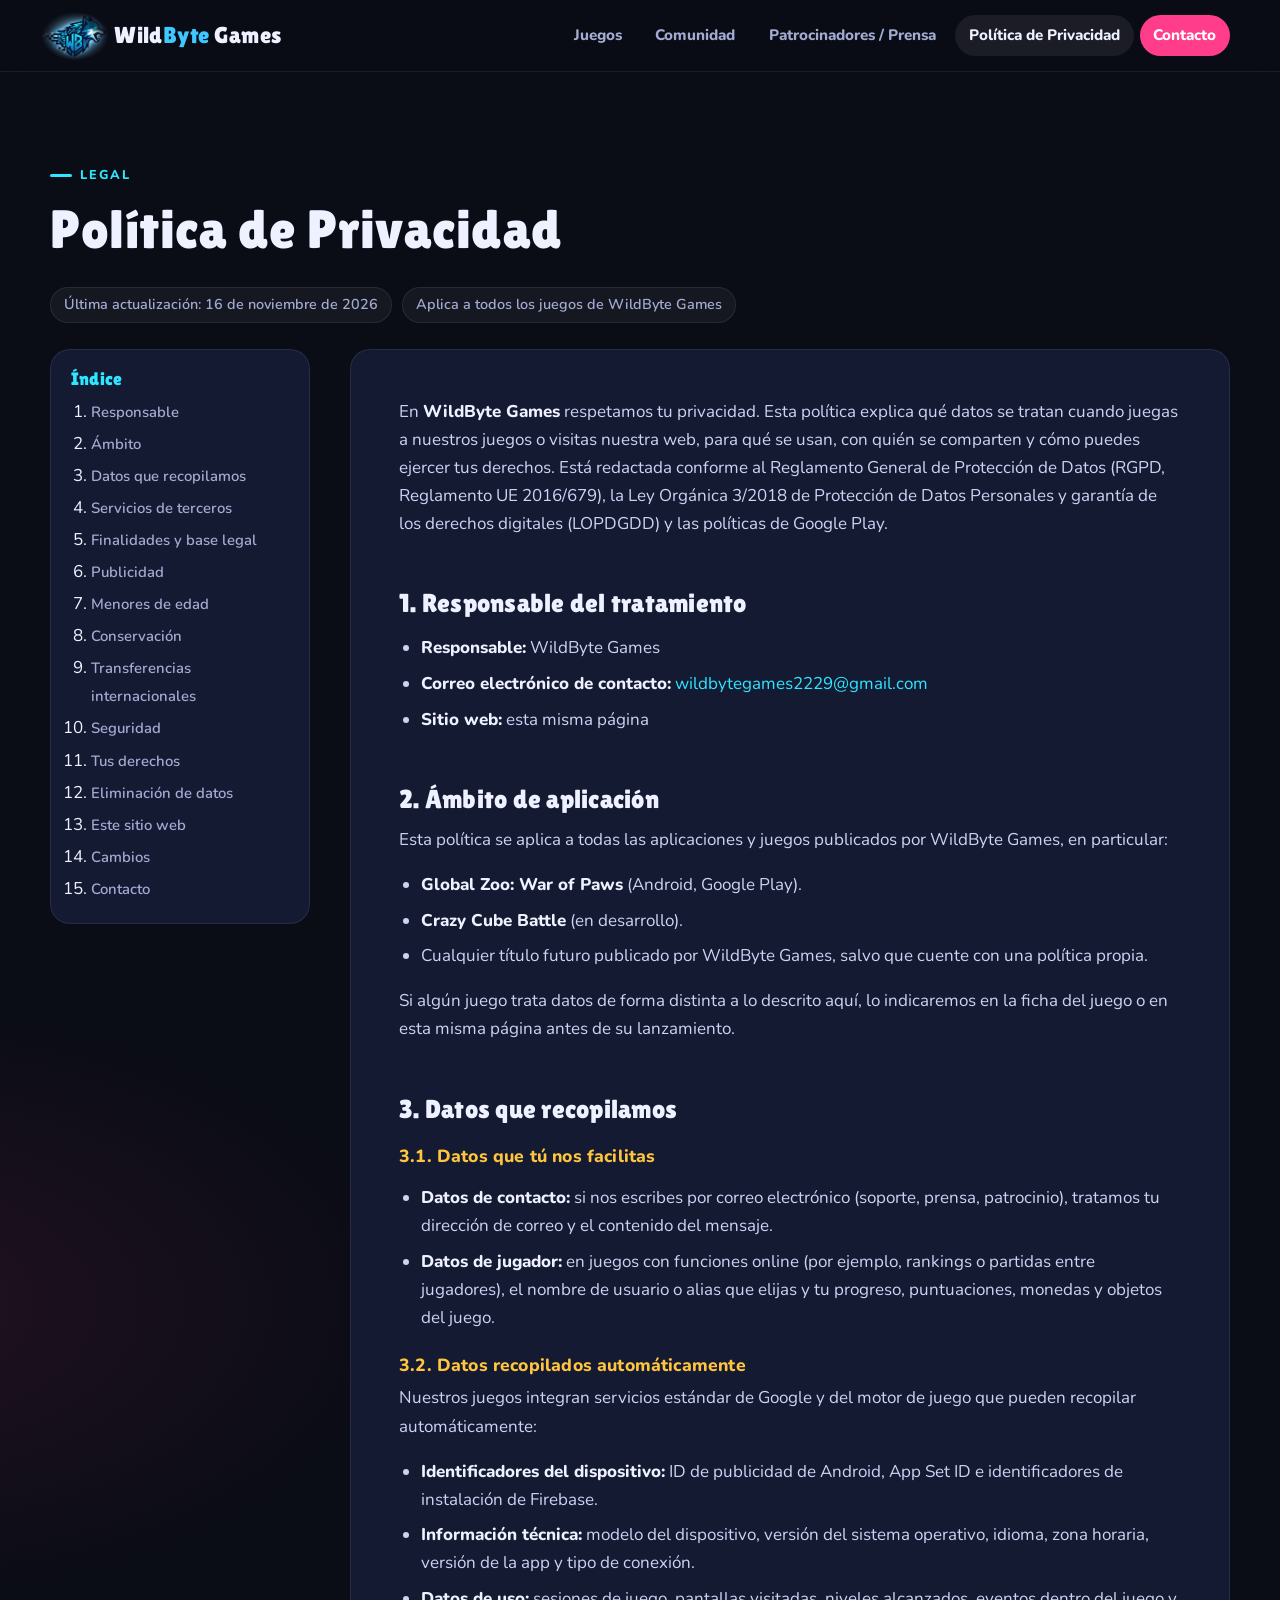
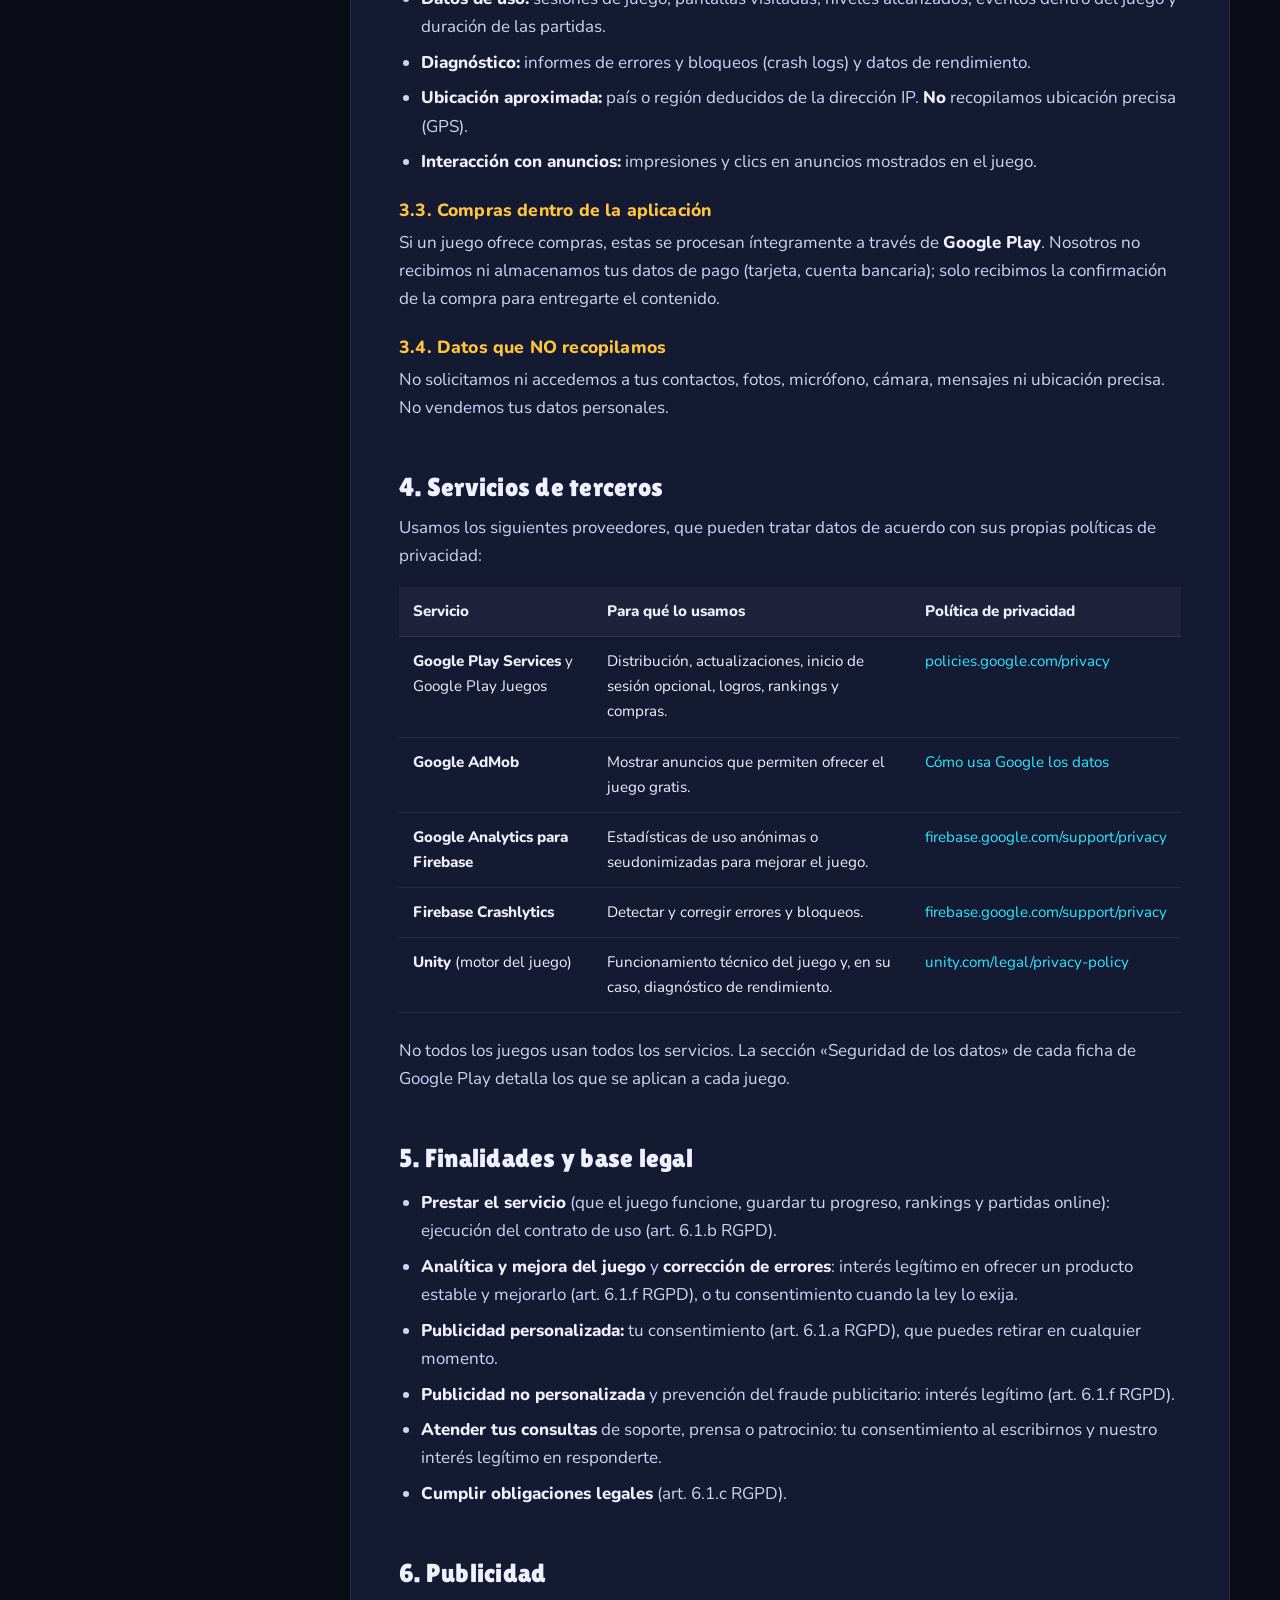
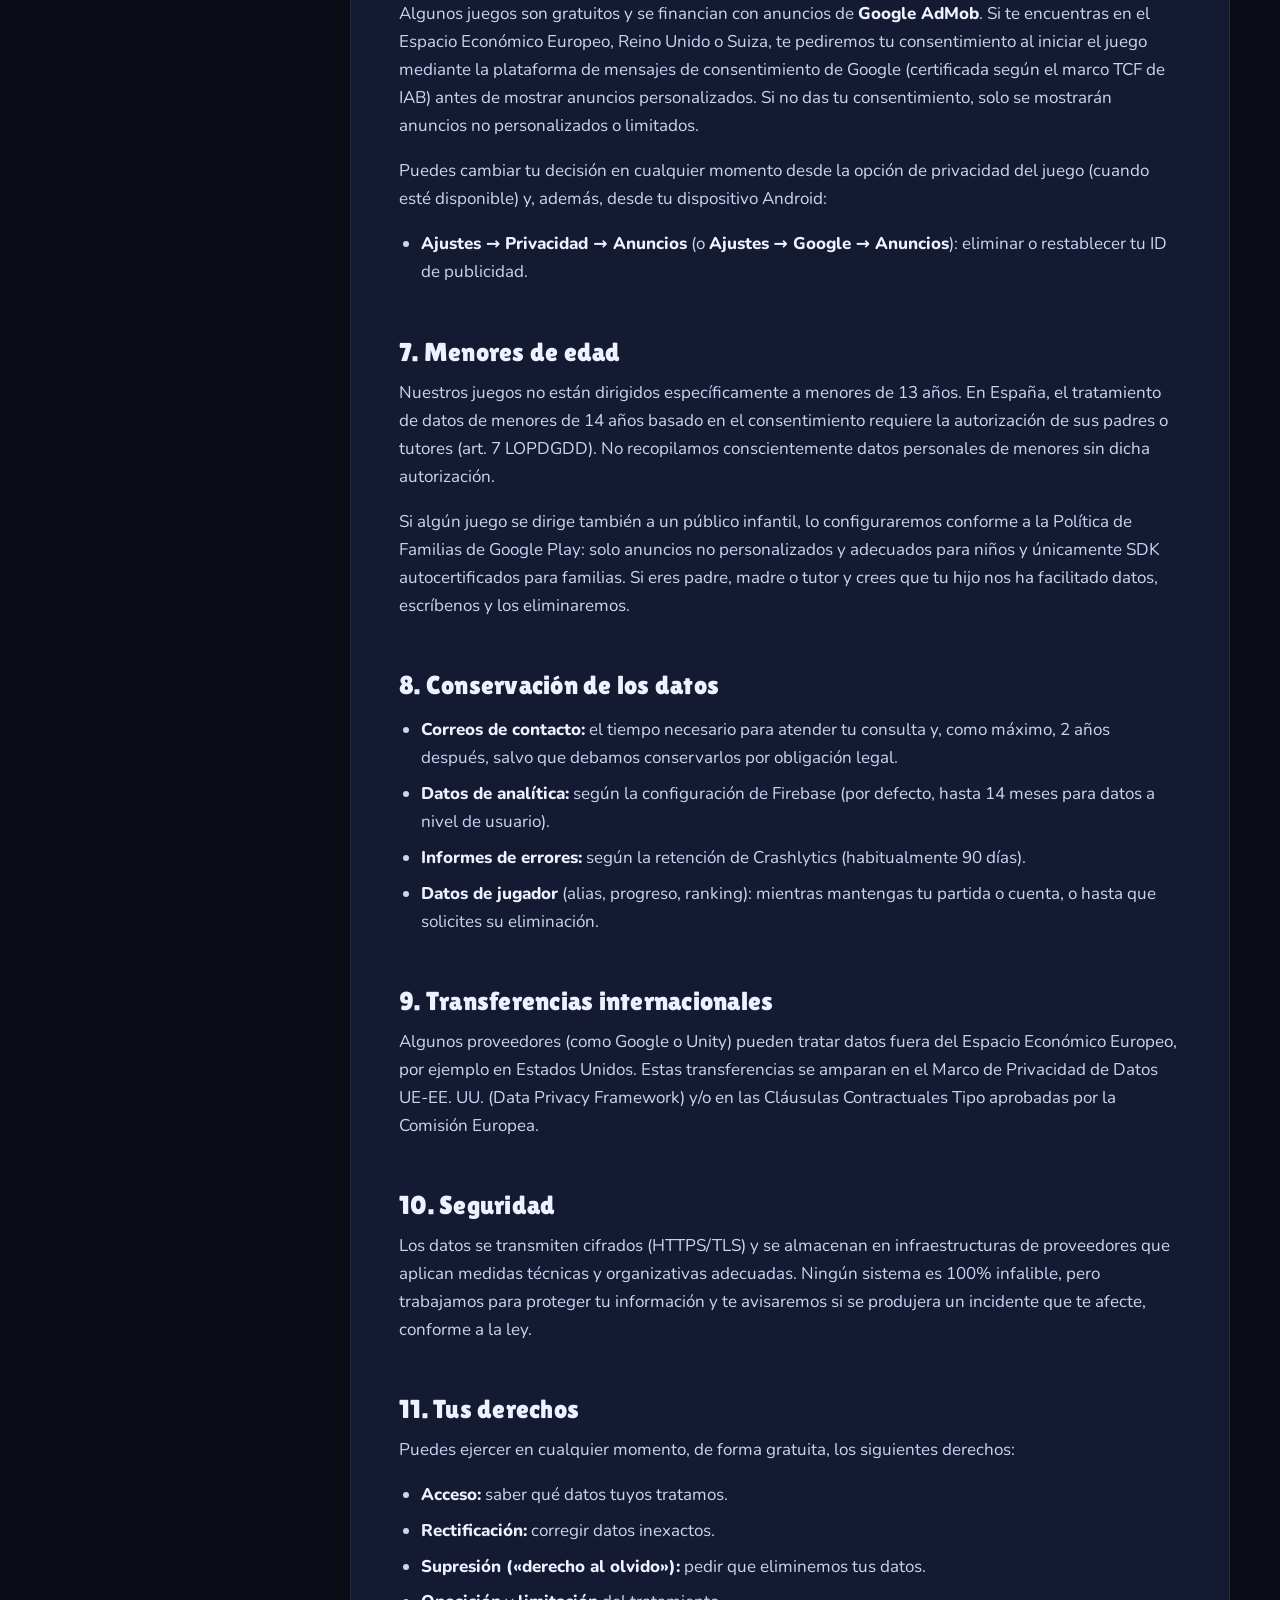
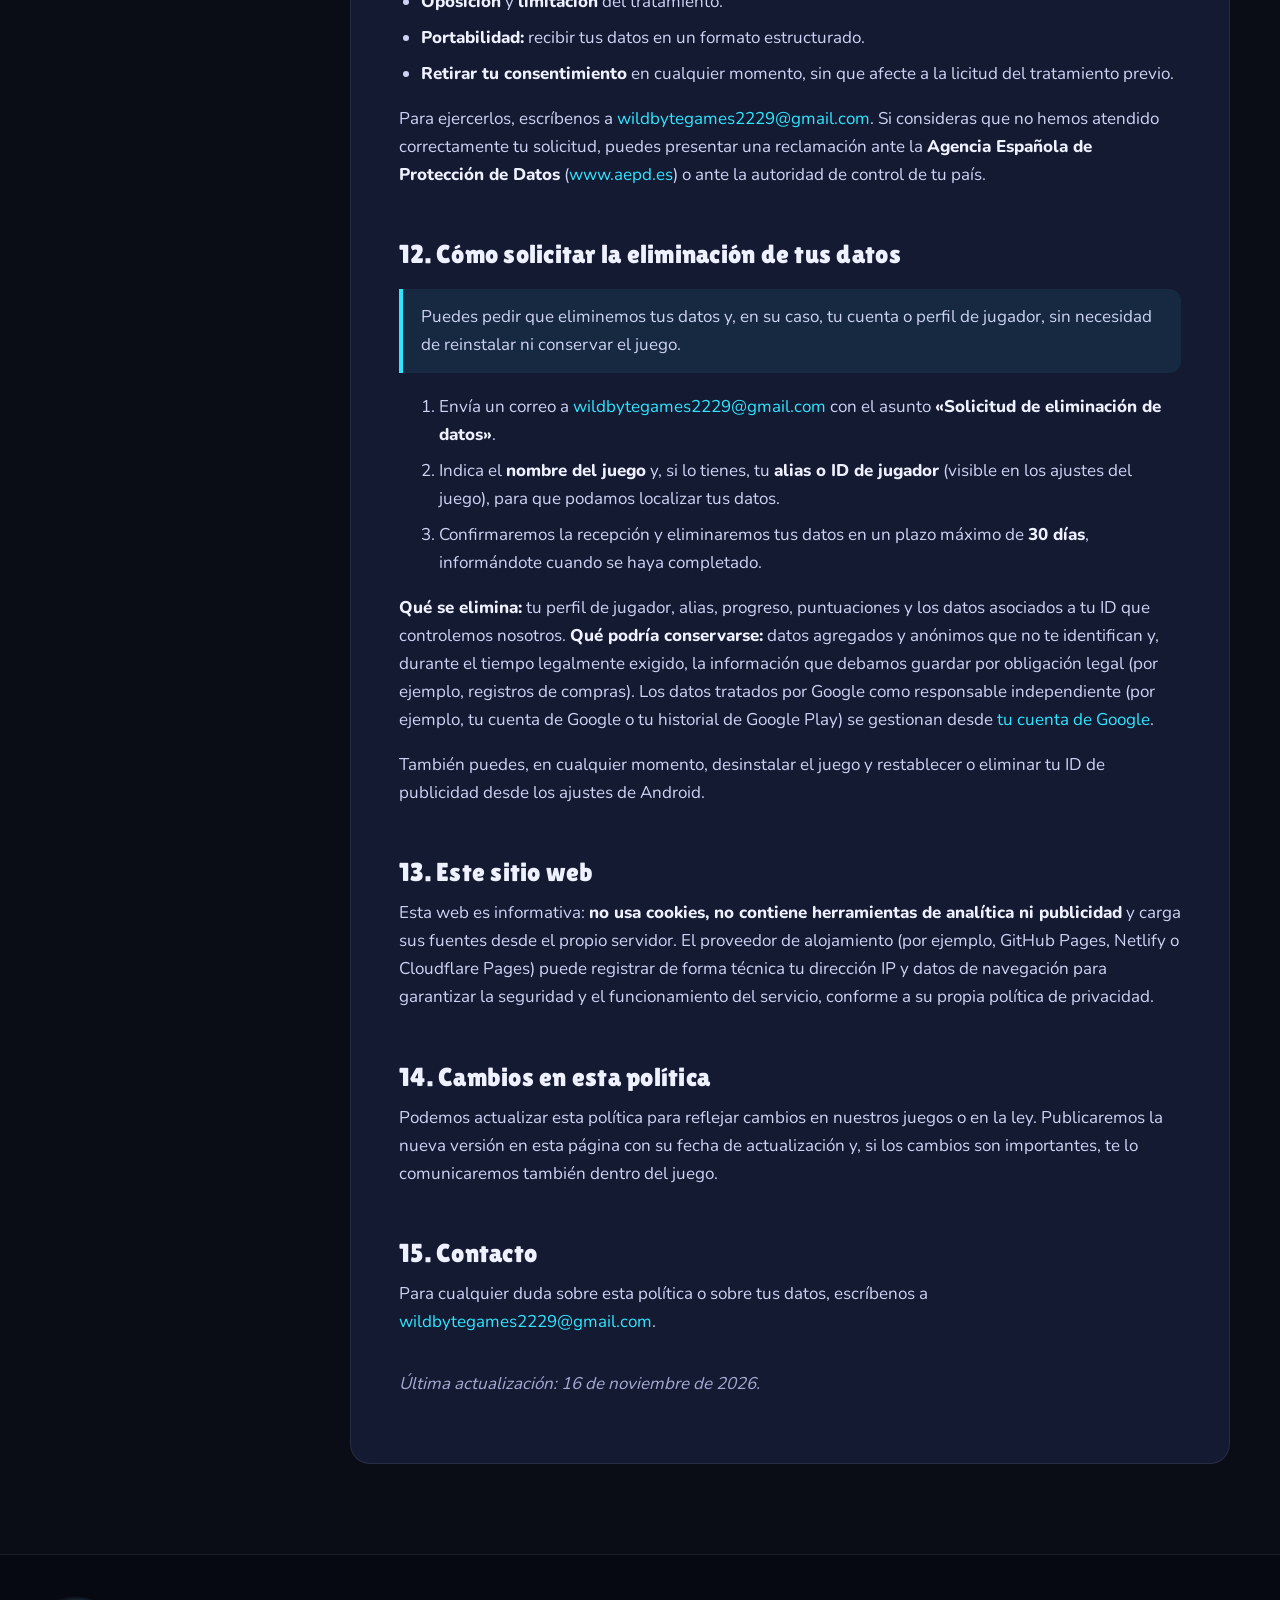
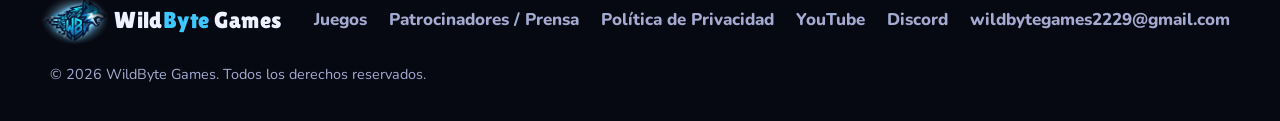
<file: privacidad.html>
<!DOCTYPE html>
<html lang="es">
<head>
  <meta charset="UTF-8">
  <meta name="viewport" content="width=device-width, initial-scale=1">
  <title>Política de Privacidad — WildByte Games</title>
  <meta name="description" content="Política de privacidad de WildByte Games y de sus juegos: Global Zoo: War of Paws, Crazy Cube Battle y futuros títulos.">
  <meta name="theme-color" content="#0a0c16">
  <link rel="icon" type="image/png" sizes="64x64" href="assets/img/favicon-64.png">
  <link rel="apple-touch-icon" href="assets/img/favicon-180.png">
  <link rel="stylesheet" href="css/styles.css">
</head>
<body>
  <a class="skip-link" href="#contenido">Saltar al contenido</a>

  <header class="site-header">
    <nav class="container nav" aria-label="Principal">
      <a class="brand" href="index.html" aria-label="WildByte Games, inicio">
        <img class="brand-logo" src="assets/img/wildbyte-emblema.png" alt="" width="600" height="379">
        <span class="brand-name">Wild<span>Byte</span> Games</span>
      </a>
      <button class="nav-toggle" type="button" aria-expanded="false" aria-controls="nav-links" aria-label="Abrir menú">
        <span class="nav-toggle-bars"></span>
      </button>
      <ul class="nav-links" id="nav-links">
        <li><a href="index.html#juegos">Juegos</a></li>
        <li><a href="index.html#comunidad">Comunidad</a></li>
        <li><a href="index.html#patrocinadores">Patrocinadores / Prensa</a></li>
        <li><a href="privacidad.html" aria-current="page">Política de Privacidad</a></li>
        <li class="nav-cta"><a href="index.html#contacto">Contacto</a></li>
      </ul>
    </nav>
  </header>

  <main id="contenido">
    <section class="legal-hero">
      <div class="container">
        <p class="eyebrow">Legal</p>
        <h1>Política de Privacidad</h1>
        <div class="legal-meta">
          <span>Última actualización: 16 de noviembre de 2026</span>
          <span>Aplica a todos los juegos de WildByte Games</span>
        </div>
      </div>
    </section>

    <div class="container legal-layout">
      <aside class="toc" aria-label="Índice">
        <h2>Índice</h2>
        <ol>
          <li><a href="#responsable">Responsable</a></li>
          <li><a href="#ambito">Ámbito</a></li>
          <li><a href="#datos">Datos que recopilamos</a></li>
          <li><a href="#terceros">Servicios de terceros</a></li>
          <li><a href="#finalidades">Finalidades y base legal</a></li>
          <li><a href="#publicidad">Publicidad</a></li>
          <li><a href="#menores">Menores de edad</a></li>
          <li><a href="#conservacion">Conservación</a></li>
          <li><a href="#transferencias">Transferencias internacionales</a></li>
          <li><a href="#seguridad">Seguridad</a></li>
          <li><a href="#derechos">Tus derechos</a></li>
          <li><a href="#eliminar-datos">Eliminación de datos</a></li>
          <li><a href="#web">Este sitio web</a></li>
          <li><a href="#cambios">Cambios</a></li>
          <li><a href="#contacto-privacidad">Contacto</a></li>
        </ol>
      </aside>

      <article class="legal-content">
        <p>
          En <strong>WildByte Games</strong> respetamos tu privacidad. Esta política explica qué datos se
          tratan cuando juegas a nuestros juegos o visitas nuestra web, para qué se usan, con quién se
          comparten y cómo puedes ejercer tus derechos. Está redactada conforme al Reglamento General de
          Protección de Datos (RGPD, Reglamento UE 2016/679), la Ley Orgánica 3/2018 de Protección de
          Datos Personales y garantía de los derechos digitales (LOPDGDD) y las políticas de Google Play.
        </p>

        <h2 id="responsable">1. Responsable del tratamiento</h2>
        <ul>
          <li><strong>Responsable:</strong> WildByte Games</li>
          <!-- Si WildByte Games no es una empresa registrada, añade aquí el nombre del titular:
          <li><strong>Titular:</strong> [Tu nombre y apellidos]</li> -->
          <li><strong>Correo electrónico de contacto:</strong> <a href="mailto:wildbytegames2229@gmail.com">wildbytegames2229@gmail.com</a></li>
          <li><strong>Sitio web:</strong> esta misma página</li>
        </ul>

        <h2 id="ambito">2. Ámbito de aplicación</h2>
        <p>Esta política se aplica a todas las aplicaciones y juegos publicados por WildByte Games, en particular:</p>
        <ul>
          <li><strong>Global Zoo: War of Paws</strong> (Android, Google Play).</li>
          <li><strong>Crazy Cube Battle</strong> (en desarrollo).</li>
          <li>Cualquier título futuro publicado por WildByte Games, salvo que cuente con una política propia.</li>
        </ul>
        <p>Si algún juego trata datos de forma distinta a lo descrito aquí, lo indicaremos en la ficha del juego o en esta misma página antes de su lanzamiento.</p>

        <h2 id="datos">3. Datos que recopilamos</h2>
        <h3>3.1. Datos que tú nos facilitas</h3>
        <ul>
          <li><strong>Datos de contacto:</strong> si nos escribes por correo electrónico (soporte, prensa, patrocinio), tratamos tu dirección de correo y el contenido del mensaje.</li>
          <li><strong>Datos de jugador:</strong> en juegos con funciones online (por ejemplo, rankings o partidas entre jugadores), el nombre de usuario o alias que elijas y tu progreso, puntuaciones, monedas y objetos del juego.</li>
        </ul>

        <h3>3.2. Datos recopilados automáticamente</h3>
        <p>Nuestros juegos integran servicios estándar de Google y del motor de juego que pueden recopilar automáticamente:</p>
        <ul>
          <li><strong>Identificadores del dispositivo:</strong> ID de publicidad de Android, App Set ID e identificadores de instalación de Firebase.</li>
          <li><strong>Información técnica:</strong> modelo del dispositivo, versión del sistema operativo, idioma, zona horaria, versión de la app y tipo de conexión.</li>
          <li><strong>Datos de uso:</strong> sesiones de juego, pantallas visitadas, niveles alcanzados, eventos dentro del juego y duración de las partidas.</li>
          <li><strong>Diagnóstico:</strong> informes de errores y bloqueos (crash logs) y datos de rendimiento.</li>
          <li><strong>Ubicación aproximada:</strong> país o región deducidos de la dirección IP. <strong>No</strong> recopilamos ubicación precisa (GPS).</li>
          <li><strong>Interacción con anuncios:</strong> impresiones y clics en anuncios mostrados en el juego.</li>
        </ul>

        <h3>3.3. Compras dentro de la aplicación</h3>
        <p>Si un juego ofrece compras, estas se procesan íntegramente a través de <strong>Google Play</strong>. Nosotros no recibimos ni almacenamos tus datos de pago (tarjeta, cuenta bancaria); solo recibimos la confirmación de la compra para entregarte el contenido.</p>

        <h3>3.4. Datos que NO recopilamos</h3>
        <p>No solicitamos ni accedemos a tus contactos, fotos, micrófono, cámara, mensajes ni ubicación precisa. No vendemos tus datos personales.</p>

        <h2 id="terceros">4. Servicios de terceros</h2>
        <p>Usamos los siguientes proveedores, que pueden tratar datos de acuerdo con sus propias políticas de privacidad:</p>
        <div class="legal-table-wrap">
          <table>
            <thead>
              <tr><th>Servicio</th><th>Para qué lo usamos</th><th>Política de privacidad</th></tr>
            </thead>
            <tbody>
              <tr>
                <td data-label="Servicio"><strong>Google Play Services</strong> y Google Play Juegos</td>
                <td data-label="Para qué lo usamos">Distribución, actualizaciones, inicio de sesión opcional, logros, rankings y compras.</td>
                <td data-label="Política de privacidad"><a href="https://policies.google.com/privacy" target="_blank" rel="noopener">policies.google.com/privacy</a></td>
              </tr>
              <tr>
                <td data-label="Servicio"><strong>Google AdMob</strong></td>
                <td data-label="Para qué lo usamos">Mostrar anuncios que permiten ofrecer el juego gratis.</td>
                <td data-label="Política de privacidad"><a href="https://policies.google.com/technologies/partner-sites" target="_blank" rel="noopener">Cómo usa Google los datos</a></td>
              </tr>
              <tr>
                <td data-label="Servicio"><strong>Google Analytics para Firebase</strong></td>
                <td data-label="Para qué lo usamos">Estadísticas de uso anónimas o seudonimizadas para mejorar el juego.</td>
                <td data-label="Política de privacidad"><a href="https://firebase.google.com/support/privacy" target="_blank" rel="noopener">firebase.google.com/support/privacy</a></td>
              </tr>
              <tr>
                <td data-label="Servicio"><strong>Firebase Crashlytics</strong></td>
                <td data-label="Para qué lo usamos">Detectar y corregir errores y bloqueos.</td>
                <td data-label="Política de privacidad"><a href="https://firebase.google.com/support/privacy" target="_blank" rel="noopener">firebase.google.com/support/privacy</a></td>
              </tr>
              <tr>
                <td data-label="Servicio"><strong>Unity</strong> (motor del juego)</td>
                <td data-label="Para qué lo usamos">Funcionamiento técnico del juego y, en su caso, diagnóstico de rendimiento.</td>
                <td data-label="Política de privacidad"><a href="https://unity.com/legal/privacy-policy" target="_blank" rel="noopener">unity.com/legal/privacy-policy</a></td>
              </tr>
            </tbody>
          </table>
        </div>
        <p>No todos los juegos usan todos los servicios. La sección «Seguridad de los datos» de cada ficha de Google Play detalla los que se aplican a cada juego.</p>

        <h2 id="finalidades">5. Finalidades y base legal</h2>
        <ul>
          <li><strong>Prestar el servicio</strong> (que el juego funcione, guardar tu progreso, rankings y partidas online): ejecución del contrato de uso (art. 6.1.b RGPD).</li>
          <li><strong>Analítica y mejora del juego</strong> y <strong>corrección de errores</strong>: interés legítimo en ofrecer un producto estable y mejorarlo (art. 6.1.f RGPD), o tu consentimiento cuando la ley lo exija.</li>
          <li><strong>Publicidad personalizada:</strong> tu consentimiento (art. 6.1.a RGPD), que puedes retirar en cualquier momento.</li>
          <li><strong>Publicidad no personalizada</strong> y prevención del fraude publicitario: interés legítimo (art. 6.1.f RGPD).</li>
          <li><strong>Atender tus consultas</strong> de soporte, prensa o patrocinio: tu consentimiento al escribirnos y nuestro interés legítimo en responderte.</li>
          <li><strong>Cumplir obligaciones legales</strong> (art. 6.1.c RGPD).</li>
        </ul>

        <h2 id="publicidad">6. Publicidad</h2>
        <p>
          Algunos juegos son gratuitos y se financian con anuncios de <strong>Google AdMob</strong>. Si te encuentras en el
          Espacio Económico Europeo, Reino Unido o Suiza, te pediremos tu consentimiento al iniciar el juego mediante
          la plataforma de mensajes de consentimiento de Google (certificada según el marco TCF de IAB) antes de mostrar
          anuncios personalizados. Si no das tu consentimiento, solo se mostrarán anuncios no personalizados o limitados.
        </p>
        <p>Puedes cambiar tu decisión en cualquier momento desde la opción de privacidad del juego (cuando esté disponible) y, además, desde tu dispositivo Android:</p>
        <ul>
          <li><strong>Ajustes → Privacidad → Anuncios</strong> (o <strong>Ajustes → Google → Anuncios</strong>): eliminar o restablecer tu ID de publicidad.</li>
        </ul>

        <h2 id="menores">7. Menores de edad</h2>
        <p>
          Nuestros juegos no están dirigidos específicamente a menores de 13 años. En España, el tratamiento de datos de
          menores de 14 años basado en el consentimiento requiere la autorización de sus padres o tutores (art. 7 LOPDGDD).
          No recopilamos conscientemente datos personales de menores sin dicha autorización.
        </p>
        <p>
          Si algún juego se dirige también a un público infantil, lo configuraremos conforme a la Política de Familias de
          Google Play: solo anuncios no personalizados y adecuados para niños y únicamente SDK autocertificados para familias.
          Si eres padre, madre o tutor y crees que tu hijo nos ha facilitado datos, escríbenos y los eliminaremos.
        </p>

        <h2 id="conservacion">8. Conservación de los datos</h2>
        <ul>
          <li><strong>Correos de contacto:</strong> el tiempo necesario para atender tu consulta y, como máximo, 2 años después, salvo que debamos conservarlos por obligación legal.</li>
          <li><strong>Datos de analítica:</strong> según la configuración de Firebase (por defecto, hasta 14 meses para datos a nivel de usuario).</li>
          <li><strong>Informes de errores:</strong> según la retención de Crashlytics (habitualmente 90 días).</li>
          <li><strong>Datos de jugador</strong> (alias, progreso, ranking): mientras mantengas tu partida o cuenta, o hasta que solicites su eliminación.</li>
        </ul>

        <h2 id="transferencias">9. Transferencias internacionales</h2>
        <p>
          Algunos proveedores (como Google o Unity) pueden tratar datos fuera del Espacio Económico Europeo, por ejemplo en
          Estados Unidos. Estas transferencias se amparan en el Marco de Privacidad de Datos UE-EE. UU. (Data Privacy
          Framework) y/o en las Cláusulas Contractuales Tipo aprobadas por la Comisión Europea.
        </p>

        <h2 id="seguridad">10. Seguridad</h2>
        <p>
          Los datos se transmiten cifrados (HTTPS/TLS) y se almacenan en infraestructuras de proveedores que aplican medidas
          técnicas y organizativas adecuadas. Ningún sistema es 100% infalible, pero trabajamos para proteger tu información
          y te avisaremos si se produjera un incidente que te afecte, conforme a la ley.
        </p>

        <h2 id="derechos">11. Tus derechos</h2>
        <p>Puedes ejercer en cualquier momento, de forma gratuita, los siguientes derechos:</p>
        <ul>
          <li><strong>Acceso:</strong> saber qué datos tuyos tratamos.</li>
          <li><strong>Rectificación:</strong> corregir datos inexactos.</li>
          <li><strong>Supresión («derecho al olvido»):</strong> pedir que eliminemos tus datos.</li>
          <li><strong>Oposición</strong> y <strong>limitación</strong> del tratamiento.</li>
          <li><strong>Portabilidad:</strong> recibir tus datos en un formato estructurado.</li>
          <li><strong>Retirar tu consentimiento</strong> en cualquier momento, sin que afecte a la licitud del tratamiento previo.</li>
        </ul>
        <p>
          Para ejercerlos, escríbenos a <a href="mailto:wildbytegames2229@gmail.com">wildbytegames2229@gmail.com</a>. Si consideras que
          no hemos atendido correctamente tu solicitud, puedes presentar una reclamación ante la
          <strong>Agencia Española de Protección de Datos</strong> (<a href="https://www.aepd.es" target="_blank" rel="noopener">www.aepd.es</a>)
          o ante la autoridad de control de tu país.
        </p>

        <h2 id="eliminar-datos">12. Cómo solicitar la eliminación de tus datos</h2>
        <div class="callout">
          <p style="margin:0">
            Puedes pedir que eliminemos tus datos y, en su caso, tu cuenta o perfil de jugador, sin necesidad de
            reinstalar ni conservar el juego.
          </p>
        </div>
        <ol>
          <li>Envía un correo a <a href="mailto:wildbytegames2229@gmail.com?subject=Solicitud%20de%20eliminaci%C3%B3n%20de%20datos">wildbytegames2229@gmail.com</a> con el asunto <strong>«Solicitud de eliminación de datos»</strong>.</li>
          <li>Indica el <strong>nombre del juego</strong> y, si lo tienes, tu <strong>alias o ID de jugador</strong> (visible en los ajustes del juego), para que podamos localizar tus datos.</li>
          <li>Confirmaremos la recepción y eliminaremos tus datos en un plazo máximo de <strong>30 días</strong>, informándote cuando se haya completado.</li>
        </ol>
        <p>
          <strong>Qué se elimina:</strong> tu perfil de jugador, alias, progreso, puntuaciones y los datos asociados a tu ID
          que controlemos nosotros. <strong>Qué podría conservarse:</strong> datos agregados y anónimos que no te identifican y,
          durante el tiempo legalmente exigido, la información que debamos guardar por obligación legal (por ejemplo, registros
          de compras). Los datos tratados por Google como responsable independiente (por ejemplo, tu cuenta de Google o tu
          historial de Google Play) se gestionan desde <a href="https://myaccount.google.com" target="_blank" rel="noopener">tu cuenta de Google</a>.
        </p>
        <p>También puedes, en cualquier momento, desinstalar el juego y restablecer o eliminar tu ID de publicidad desde los ajustes de Android.</p>

        <h2 id="web">13. Este sitio web</h2>
        <p>
          Esta web es informativa: <strong>no usa cookies, no contiene herramientas de analítica ni publicidad</strong> y carga
          sus fuentes desde el propio servidor. El proveedor de alojamiento (por ejemplo, GitHub Pages, Netlify o Cloudflare
          Pages) puede registrar de forma técnica tu dirección IP y datos de navegación para garantizar la seguridad y el
          funcionamiento del servicio, conforme a su propia política de privacidad.
        </p>

        <h2 id="cambios">14. Cambios en esta política</h2>
        <p>
          Podemos actualizar esta política para reflejar cambios en nuestros juegos o en la ley. Publicaremos la nueva versión
          en esta página con su fecha de actualización y, si los cambios son importantes, te lo comunicaremos también dentro
          del juego.
        </p>

        <h2 id="contacto-privacidad">15. Contacto</h2>
        <p>
          Para cualquier duda sobre esta política o sobre tus datos, escríbenos a
          <a href="mailto:wildbytegames2229@gmail.com">wildbytegames2229@gmail.com</a>.
        </p>
        <p style="color:var(--muted);margin-top:2em"><em>Última actualización: 16 de noviembre de 2026.</em></p>
      </article>
    </div>
  </main>

  <footer class="site-footer">
    <div class="container">
      <div class="footer-grid">
        <a class="brand" href="index.html">
          <img class="brand-logo" src="assets/img/wildbyte-emblema.png" alt="" width="600" height="379">
          <span class="brand-name">Wild<span>Byte</span> Games</span>
        </a>
        <ul class="footer-links">
          <li><a href="index.html#juegos">Juegos</a></li>
          <li><a href="index.html#patrocinadores">Patrocinadores / Prensa</a></li>
          <li><a href="privacidad.html">Política de Privacidad</a></li>
          <li><a href="https://youtube.com/@globalzoowarofpaws?si=9xZBjIema10RJPYS" target="_blank" rel="noopener">YouTube</a></li>
          <li><a href="https://discord.gg/ux8AqJur8f" target="_blank" rel="noopener">Discord</a></li>
          <li><a class="footer-mail" href="mailto:wildbytegames2229@gmail.com">wildbytegames2229@gmail.com</a></li>
        </ul>
      </div>
      <p class="copyright">© <span id="year">2026</span> WildByte Games. Todos los derechos reservados.</p>
    </div>
  </footer>

  <script src="js/main.js" defer></script>
</body>
</html>
</file>
<file: css/styles.css>
/* =========================================================
   WildByte Games — Hoja de estilos compartida
   Usada por index.html y privacidad.html
   ========================================================= */

/* ---------- Fuentes autoalojadas (sin peticiones a Google: mejor para el RGPD) ---------- */
@font-face {
  font-family: "Lilita One";
  src: url("../assets/fonts/lilita-one-latin-400-normal.woff2") format("woff2");
  font-weight: 400; font-style: normal; font-display: swap;
}
@font-face {
  font-family: "Nunito";
  src: url("../assets/fonts/nunito-latin-400-normal.woff2") format("woff2");
  font-weight: 400; font-style: normal; font-display: swap;
}
@font-face {
  font-family: "Nunito";
  src: url("../assets/fonts/nunito-latin-600-normal.woff2") format("woff2");
  font-weight: 600; font-style: normal; font-display: swap;
}
@font-face {
  font-family: "Nunito";
  src: url("../assets/fonts/nunito-latin-800-normal.woff2") format("woff2");
  font-weight: 800; font-style: normal; font-display: swap;
}

/* ---------- Variables de diseño ---------- */
:root {
  --bg: #0a0c16;
  --bg-2: #10142a;
  --panel: #151a33;
  --panel-2: #1b2142;
  --line: rgba(255, 255, 255, 0.08);
  --text: #eef1ff;
  --muted: #a3abd1;
  --cyan: #2ee6ff;
  --pink: #ff3d8b;
  --lime: #b6f23a;
  --gold: #ffc53d;
  --orange: #ff7a1a;
  --radius: 20px;
  --radius-sm: 12px;
  --shadow: 0 20px 50px -20px rgba(0, 0, 0, 0.7);
  --font-display: "Lilita One", "Arial Rounded MT Bold", system-ui, sans-serif;
  --font-body: "Nunito", system-ui, -apple-system, "Segoe UI", Roboto, sans-serif;
  --maxw: 1180px;
  --header-h: 72px;
}

/* ---------- Reset básico ---------- */
*, *::before, *::after { box-sizing: border-box; }
html { scroll-behavior: smooth; scroll-padding-top: calc(var(--header-h) + 12px); }
body {
  margin: 0;
  font-family: var(--font-body);
  font-size: 1.0625rem;
  line-height: 1.65;
  color: var(--text);
  background:
    radial-gradient(1200px 600px at 85% -10%, rgba(46, 230, 255, 0.10), transparent 60%),
    radial-gradient(900px 500px at -10% 20%, rgba(255, 61, 139, 0.10), transparent 60%),
    var(--bg);
  -webkit-font-smoothing: antialiased;
  -webkit-text-size-adjust: 100%; text-size-adjust: 100%;
  overflow-x: hidden;
}
img { max-width: 100%; height: auto; display: block; }
a { color: var(--cyan); text-decoration: none; }
a:hover { text-decoration: underline; }
h1, h2, h3, h4 { font-family: var(--font-display); font-weight: 400; line-height: 1.1; margin: 0 0 .5em; letter-spacing: .01em; }
p { margin: 0 0 1em; }
:focus-visible { outline: 3px solid var(--cyan); outline-offset: 3px; border-radius: 6px; }

.container { width: min(100% - 40px, var(--maxw)); margin-inline: auto; }
.visually-hidden {
  position: absolute !important; width: 1px; height: 1px; overflow: hidden;
  clip: rect(0 0 0 0); white-space: nowrap;
}
.skip-link {
  position: absolute; left: 12px; top: -60px; z-index: 200;
  background: var(--cyan); color: #04111a; padding: 10px 16px; border-radius: 10px; font-weight: 800;
}
.skip-link:focus { top: 12px; }

/* ---------- Botones ---------- */
.btn {
  display: inline-flex; align-items: center; justify-content: center; gap: .55em;
  font-family: var(--font-body); font-weight: 800; font-size: 1rem;
  padding: .85em 1.4em; border-radius: 999px; border: 2px solid transparent;
  cursor: pointer; text-decoration: none !important; line-height: 1.1;
  transition: transform .15s ease, box-shadow .2s ease, background .2s ease, border-color .2s ease;
}
.btn:hover { transform: translateY(-2px); }
.btn:active { transform: translateY(0); }
.btn-primary {
  background: linear-gradient(135deg, var(--pink), var(--orange));
  color: #fff; box-shadow: 0 10px 30px -10px rgba(255, 61, 139, .8);
}
.btn-secondary {
  background: linear-gradient(135deg, var(--cyan), #6c7bff);
  color: #061021; box-shadow: 0 10px 30px -10px rgba(46, 230, 255, .7);
}
.btn-ghost { background: transparent; color: var(--text); border-color: rgba(255, 255, 255, .22); }
.btn-ghost:hover { border-color: var(--cyan); color: var(--cyan); }
.btn-disabled, .btn[aria-disabled="true"] {
  background: rgba(255, 255, 255, .06); color: var(--muted); border-color: var(--line);
  cursor: not-allowed; box-shadow: none;
}
.btn-disabled:hover, .btn[aria-disabled="true"]:hover { transform: none; }
.btn-sm { font-size: .875rem; padding: .6em 1em; }
.btn svg { width: 1.15em; height: 1.15em; flex: none; }

/* ---------- Cabecera / navegación ---------- */
.site-header {
  position: sticky; top: 0; z-index: 100;
  height: var(--header-h);
  background: rgba(10, 12, 22, .78);
  backdrop-filter: blur(14px); -webkit-backdrop-filter: blur(14px);
  border-bottom: 1px solid var(--line);
}
.nav { height: 100%; display: flex; align-items: center; justify-content: space-between; gap: 20px; }
.brand { display: flex; align-items: center; gap: 10px; color: var(--text); text-decoration: none !important; }
.brand-logo { width: auto; height: 50px; flex: none; margin: 0 -6px 0 -10px; }
.brand-name { font-family: var(--font-display); font-size: 1.45rem; letter-spacing: .02em; }
.brand-name span { color: #3fc8ff; }

.nav-links { display: flex; align-items: center; gap: 6px; list-style: none; margin: 0; padding: 0; }
.nav-links a {
  display: block; white-space: nowrap; color: var(--muted); font-weight: 800; font-size: .95rem;
  padding: .55em .9em; border-radius: 999px; text-decoration: none;
  transition: color .2s, background .2s;
}
.nav-links a:hover, .nav-links a[aria-current="page"] { color: var(--text); background: rgba(255, 255, 255, .07); }
.nav-links .nav-cta a { background: var(--pink); color: #fff; }
.nav-links .nav-cta a:hover { background: #ff5a9f; }

.nav-toggle {
  display: none; width: 46px; height: 46px; border-radius: 12px;
  border: 1px solid var(--line); background: rgba(255, 255, 255, .05);
  color: var(--text); cursor: pointer; align-items: center; justify-content: center;
}
.nav-toggle-bars, .nav-toggle-bars::before, .nav-toggle-bars::after {
  content: ""; display: block; width: 22px; height: 2.5px; background: currentColor; border-radius: 2px;
  transition: transform .25s ease, opacity .2s ease; position: relative;
}
.nav-toggle-bars::before { position: absolute; top: -7px; }
.nav-toggle-bars::after { position: absolute; top: 7px; }
.nav-toggle[aria-expanded="true"] .nav-toggle-bars { background: transparent; }
.nav-toggle[aria-expanded="true"] .nav-toggle-bars::before { transform: translateY(7px) rotate(45deg); }
.nav-toggle[aria-expanded="true"] .nav-toggle-bars::after { transform: translateY(-7px) rotate(-45deg); }

@media (max-width: 1120px) {
  .nav-toggle { display: inline-flex; }
  .nav-links {
    position: fixed; inset: var(--header-h) 0 auto 0;
    flex-direction: column; align-items: stretch; gap: 4px;
    padding: 14px 20px 22px; background: rgba(10, 12, 22, .97);
    border-bottom: 1px solid var(--line);
    transform: translateY(-110%); opacity: 0; visibility: hidden;
    transition: transform .3s ease, opacity .25s ease, visibility .3s;
  }
  .nav-links.is-open { transform: translateY(0); opacity: 1; visibility: visible; }
  .nav-links a { font-size: 1.1rem; padding: .85em 1em; }
}

/* ---------- Secciones genéricas ---------- */
section { position: relative; }
.section { padding: clamp(64px, 9vw, 120px) 0; }
.section-head { max-width: 720px; margin-bottom: 44px; }
.eyebrow {
  display: inline-flex; align-items: center; gap: 8px;
  font-weight: 800; font-size: .8rem; letter-spacing: .14em; text-transform: uppercase;
  color: var(--cyan); margin-bottom: 14px;
}
.eyebrow::before { content: ""; width: 22px; height: 3px; border-radius: 3px; background: currentColor; }
.section-title { font-size: clamp(2rem, 4.5vw, 3.1rem); }
.section-lead { color: var(--muted); font-size: 1.12rem; }

/* ---------- Hero ---------- */
.hero { padding: clamp(40px, 6vw, 80px) 0 clamp(40px, 6vw, 70px); overflow: hidden; }
.hero-grid { display: grid; grid-template-columns: 1.05fr 1fr; gap: clamp(24px, 4vw, 60px); align-items: center; }
.hero-title { font-size: clamp(2.6rem, 6.4vw, 4.8rem); margin-bottom: .35em; }
.hero-logo { width: clamp(220px, 28vw, 340px); height: auto; margin: -10px 0 4px -30px; }
.hero-title .grad {
  background: linear-gradient(90deg, var(--lime), var(--cyan) 45%, var(--pink));
  -webkit-background-clip: text; background-clip: text; color: transparent;
}
.hero-text { color: var(--muted); font-size: 1.2rem; max-width: 34ch; }
.hero-actions { display: flex; flex-wrap: wrap; gap: 12px; margin-top: 28px; }
.hero-stats { display: flex; flex-wrap: wrap; gap: 28px; margin-top: 36px; }
.hero-stat strong { display: block; font-family: var(--font-display); font-size: 1.9rem; color: var(--gold); line-height: 1; }
.hero-stat span { color: var(--muted); font-size: .9rem; font-weight: 600; }

@media (max-width: 900px) {
  .hero-grid { grid-template-columns: 1fr; }
  .hero-text { max-width: none; }
}

/* ---------- Zonas de arrastre (drag & drop) ---------- */
.drag-zone {
  position: relative;
  border-radius: var(--radius);
  touch-action: pan-y;          /* el fondo de la zona deja hacer scroll vertical */
  user-select: none; -webkit-user-select: none;
}
.drag-item {
  position: absolute;
  left: var(--x, 0%); top: var(--y, 0%); width: var(--w, 30%);
  touch-action: none;           /* imprescindible: el dedo arrastra la imagen, no la página */
  cursor: grab;
  will-change: transform;
  user-select: none; -webkit-user-select: none; -webkit-touch-callout: none;
  -webkit-tap-highlight-color: transparent;
  z-index: 2;
  transition: filter .2s ease;
}
.drag-item img {
  width: 100%; height: auto; pointer-events: none;
  -webkit-user-drag: none; user-select: none;
  filter: drop-shadow(0 14px 18px rgba(0, 0, 0, .45));
  transition: transform .25s ease, filter .25s ease;
}
@media (hover: hover) { .drag-item:hover img { transform: scale(1.04); } }
.drag-item.is-dragging { cursor: grabbing; z-index: 50; }
.drag-item.is-dragging img {
  transform: scale(1.1);
  filter: drop-shadow(0 26px 26px rgba(0, 0, 0, .55)) drop-shadow(0 0 18px rgba(46, 230, 255, .45));
}
.drag-item.is-returning { transition: transform .45s cubic-bezier(.2, 1.4, .4, 1); }
.drag-item:focus-visible { outline: 3px dashed var(--cyan); outline-offset: 6px; }
/* Personajes capturados en Unity: un pelín más de luz */
.drag-item.is-character img { filter: brightness(1.25) saturate(1.15) drop-shadow(0 12px 14px rgba(0, 0, 0, .5)); }
.drag-item.is-character.is-dragging img { filter: brightness(1.3) saturate(1.2) drop-shadow(0 22px 22px rgba(0, 0, 0, .55)) drop-shadow(0 0 16px rgba(182, 242, 58, .5)); }

/* Animación de "flotar" (se aplica al envoltorio interior para no chocar con el transform del arrastre) */
.float { animation: float 5s ease-in-out infinite; }
.float.d1 { animation-delay: -1.2s; } .float.d2 { animation-delay: -2.4s; } .float.d3 { animation-delay: -3.6s; }
.is-dragging .float { animation-play-state: paused; }
@keyframes float { 0%, 100% { translate: 0 0; } 50% { translate: 0 -10px; } }

.drag-hint {
  position: absolute; z-index: 60; left: 50%; bottom: 14px; translate: -50% 0;
  display: inline-flex; align-items: center; gap: 8px; white-space: nowrap;
  font-size: .82rem; font-weight: 800; color: var(--text);
  background: rgba(10, 12, 22, .75); border: 1px solid var(--line);
  padding: 7px 14px; border-radius: 999px; pointer-events: none;
  backdrop-filter: blur(6px); -webkit-backdrop-filter: blur(6px);
  transition: opacity .4s ease;
}
.drag-zone.was-touched .drag-hint { opacity: 0; }
.drag-reset {
  position: absolute; z-index: 60; top: 12px; right: 12px;
  font: 800 .78rem/1 var(--font-body); color: var(--text);
  background: rgba(10, 12, 22, .7); border: 1px solid var(--line);
  padding: 8px 12px; border-radius: 999px; cursor: pointer;
  opacity: 0; pointer-events: none; transition: opacity .25s ease;
}
.drag-zone.was-touched .drag-reset { opacity: 1; pointer-events: auto; }
.drag-reset:hover { border-color: var(--cyan); color: var(--cyan); }

/* Escenario del hero */
.hero-stage {
  aspect-ratio: 1 / 0.92;
  background:
    radial-gradient(closest-side, rgba(255, 197, 61, .22), transparent 75%) 50% 55% / 80% 80% no-repeat,
    linear-gradient(160deg, rgba(46, 230, 255, .08), rgba(255, 61, 139, .08));
  border: 1px solid var(--line);
  overflow: hidden;
}
.hero-stage::before { /* rejilla tipo vóxel */
  content: ""; position: absolute; inset: 0; border-radius: inherit; pointer-events: none;
  background-image:
    linear-gradient(rgba(255, 255, 255, .045) 1px, transparent 1px),
    linear-gradient(90deg, rgba(255, 255, 255, .045) 1px, transparent 1px);
  background-size: 34px 34px;
  mask-image: radial-gradient(closest-side, #000 40%, transparent);
  -webkit-mask-image: radial-gradient(closest-side, #000 40%, transparent);
}

/* ---------- Tarjetas de juegos ---------- */
.games-grid { display: grid; grid-template-columns: repeat(2, 1fr); gap: 28px; }
@media (max-width: 700px) { .games-grid { grid-template-columns: 1fr; } }
@media (min-width: 701px) and (max-width: 900px) { .games-grid { gap: 18px; } .game-body { padding: 20px; } .game-title { font-size: 1.4rem; } }

.game-card {
  display: flex; flex-direction: column;
  background: linear-gradient(180deg, var(--panel-2), var(--panel));
  border: 1px solid var(--line); border-radius: var(--radius);
  overflow: hidden; box-shadow: var(--shadow);
  transition: border-color .25s ease, transform .25s ease;
}
.game-card:hover { border-color: rgba(46, 230, 255, .35); }
.game-media {
  aspect-ratio: 16 / 10; overflow: hidden;
  border-radius: 0; background: #0d1124;
}
.game-media-bg { position: absolute; inset: 0; width: 100%; height: 100%; object-fit: cover; pointer-events: none; }
.game-media-bg.dim { filter: brightness(.62) saturate(1.1); }
.game-media::after {
  content: ""; position: absolute; inset: auto 0 0 0; height: 40%; pointer-events: none; z-index: 1;
  background: linear-gradient(transparent, rgba(16, 20, 42, .85));
}

/* Hueco preparado para imágenes que aún no existen */
.placeholder {
  position: absolute; inset: 14px; border-radius: 14px; pointer-events: none;
  border: 2px dashed rgba(255, 255, 255, .22);
  display: grid; place-content: center; text-align: center; gap: 6px; padding: 16px;
  color: var(--muted); font-size: .9rem; font-weight: 600;
  background: repeating-linear-gradient(45deg, rgba(255, 255, 255, .02) 0 12px, transparent 12px 24px);
}
.placeholder strong { color: var(--text); font-family: var(--font-display); font-weight: 400; font-size: 1.3rem; }
.placeholder code { font-size: .8rem; color: var(--lime); background: rgba(0, 0, 0, .35); padding: 2px 8px; border-radius: 6px; }

.game-body { padding: 24px 26px 28px; display: flex; flex-direction: column; flex: 1; }
.game-top { display: flex; align-items: center; gap: 14px; margin-bottom: 14px; }
.game-icon {
  width: 60px; height: 60px; border-radius: 16px; flex: none; object-fit: contain;
  background: rgba(255, 255, 255, .06); border: 1px solid var(--line); padding: 4px;
}
.game-title { font-size: 1.7rem; margin: 0; }
.badges { display: flex; flex-wrap: wrap; gap: 8px; margin-bottom: 14px; }
.badge {
  display: inline-flex; align-items: center; gap: 6px;
  font-size: .75rem; font-weight: 800; letter-spacing: .06em; text-transform: uppercase;
  padding: 5px 11px; border-radius: 999px; border: 1px solid currentColor;
}
.badge::before { content: ""; width: 7px; height: 7px; border-radius: 50%; background: currentColor; }
.badge-testing { color: var(--lime); background: rgba(182, 242, 58, .08); }
.badge-dev { color: var(--gold); background: rgba(255, 197, 61, .08); }
.badge-dev::before { animation: pulse 1.6s ease-in-out infinite; }
.badge-tag { color: var(--muted); border-color: var(--line); background: rgba(255, 255, 255, .03); }
.badge-tag::before { display: none; }
@keyframes pulse { 50% { opacity: .25; } }

.game-desc { color: var(--muted); }
.features { list-style: none; padding: 0; margin: 0 0 22px; display: grid; gap: 8px; }
.features li { display: flex; gap: 10px; align-items: flex-start; font-weight: 600; font-size: .98rem; }
.features li::before {
  content: ""; flex: none; width: 10px; height: 10px; margin-top: .55em; border-radius: 2px;
  background: var(--cyan); transform: rotate(45deg);
}
.game-actions { margin-top: auto; display: flex; flex-wrap: wrap; gap: 10px; }

/* ---------- Escaparate / galería de Crazy Cube Battle ---------- */
.showcase {
  display: grid; grid-template-columns: 1.4fr 1fr; gap: 24px; margin-top: 56px;
}
@media (max-width: 900px) { .showcase { grid-template-columns: 1fr; } }
.showcase-stage {
  aspect-ratio: 16 / 10; overflow: hidden; border: 1px solid var(--line); box-shadow: var(--shadow);
}
.showcase-side { display: grid; gap: 24px; align-content: start; }
.shot {
  margin: 0; border-radius: var(--radius); overflow: hidden; border: 1px solid var(--line);
  background: var(--panel); box-shadow: var(--shadow);
}
.shot img { width: 100%; aspect-ratio: 16 / 9; object-fit: cover; transition: transform .5s ease; }
@media (hover: hover) { .shot:hover img { transform: scale(1.04); } }
.shot figcaption { padding: 12px 16px; color: var(--muted); font-weight: 600; font-size: .9rem; }
.showcase-title { font-size: 1.6rem; margin: 0 0 .3em; }

/* ---------- Patrocinadores ---------- */
.sponsors {
  background:
    radial-gradient(800px 400px at 100% 0%, rgba(255, 197, 61, .10), transparent 60%),
    linear-gradient(180deg, var(--bg-2), var(--bg));
  border-top: 1px solid var(--line); border-bottom: 1px solid var(--line);
}
.sponsor-grid { display: grid; grid-template-columns: repeat(4, 1fr); gap: 18px; }
@media (max-width: 1100px) { .sponsor-grid { grid-template-columns: repeat(2, 1fr); } }
@media (max-width: 560px) { .sponsor-grid { grid-template-columns: 1fr; } }
.sponsor-card {
  background: var(--panel); border: 1px solid var(--line); border-radius: var(--radius);
  padding: 24px; transition: transform .2s ease, border-color .2s ease;
}
.sponsor-card:hover { transform: translateY(-4px); border-color: rgba(255, 197, 61, .4); }
.sponsor-icon {
  width: 50px; height: 50px; border-radius: 14px; display: grid; place-items: center; margin-bottom: 14px;
  background: rgba(255, 197, 61, .12); color: var(--gold);
}
.sponsor-icon svg { width: 26px; height: 26px; }
.sponsor-card h3 { font-size: 1.25rem; margin-bottom: .4em; }
.sponsor-card p { color: var(--muted); font-size: .97rem; margin: 0; }

.press-box {
  margin-top: 36px; display: grid; grid-template-columns: 1.2fr 1fr; gap: 28px; align-items: center;
  background: linear-gradient(135deg, rgba(46, 230, 255, .10), rgba(255, 61, 139, .10));
  border: 1px solid var(--line); border-radius: var(--radius); padding: clamp(24px, 4vw, 40px);
}
@media (max-width: 900px) { .press-box { grid-template-columns: 1fr; } }
.press-box h3 { font-size: 1.8rem; }
.press-box p { color: var(--muted); }
.press-links { display: grid; gap: 10px; }
.press-link {
  display: flex; align-items: center; justify-content: space-between; gap: 12px;
  padding: 14px 18px; border-radius: var(--radius-sm);
  background: rgba(10, 12, 22, .55); border: 1px solid var(--line);
  color: var(--text); font-weight: 800; text-decoration: none !important;
  transition: border-color .2s, transform .2s;
}
.press-link:hover { border-color: var(--cyan); transform: translateX(4px); }
.press-link small { color: var(--muted); font-weight: 600; }
.press-link svg { width: 20px; height: 20px; color: var(--cyan); flex: none; }

/* ---------- Contacto ---------- */
.contact-card {
  display: grid; grid-template-columns: 1fr auto; gap: 24px; align-items: center;
  background: var(--panel); border: 1px solid var(--line); border-radius: var(--radius);
  padding: clamp(26px, 4vw, 44px); box-shadow: var(--shadow);
}
@media (max-width: 760px) { .contact-card { grid-template-columns: 1fr; } }
.contact-email {
  font-family: var(--font-display); font-size: clamp(1.3rem, 3.4vw, 2rem);
  color: var(--text); word-break: break-all;
}
.contact-email:hover { color: var(--cyan); text-decoration: none; }
.contact-actions { display: flex; flex-wrap: wrap; gap: 10px; }

/* ---------- Pie de página ---------- */
.site-footer { border-top: 1px solid var(--line); padding: 40px 0 34px; background: #070912; }
.footer-grid { display: flex; flex-wrap: wrap; justify-content: space-between; gap: 24px; align-items: center; }
.footer-links { display: flex; flex-wrap: wrap; gap: 8px 22px; list-style: none; margin: 0; padding: 0; }
.footer-links a { color: var(--muted); font-weight: 700; }
.footer-links a:hover { color: var(--text); }
.copyright { color: var(--muted); font-size: .9rem; margin: 18px 0 0; }
.footer-mail { font-weight: 800; }

/* ---------- Página legal (privacidad.html) ---------- */
.legal-hero { padding: clamp(46px, 7vw, 86px) 0 26px; }
.legal-hero h1 { font-size: clamp(2.2rem, 5vw, 3.4rem); }
.legal-meta { display: flex; flex-wrap: wrap; gap: 10px; color: var(--muted); font-weight: 600; }
.legal-meta span {
  background: rgba(255, 255, 255, .05); border: 1px solid var(--line); border-radius: 999px; padding: 5px 13px; font-size: .9rem;
}
.legal-layout { display: grid; grid-template-columns: 260px 1fr; gap: 40px; padding-bottom: 90px; align-items: start; }
@media (max-width: 900px) { .legal-layout { grid-template-columns: 1fr; } }
.toc {
  position: sticky; top: calc(var(--header-h) + 20px);
  background: var(--panel); border: 1px solid var(--line); border-radius: var(--radius); padding: 20px;
}
@media (max-width: 900px) { .toc { position: static; } }
.toc h2 { font-size: 1.1rem; color: var(--cyan); }
.toc ol { margin: 0; padding-left: 1.2em; display: grid; gap: 4px; }
.toc a { color: var(--muted); font-weight: 600; font-size: .93rem; }
.toc a:hover { color: var(--text); }
.legal-content { background: var(--panel); border: 1px solid var(--line); border-radius: var(--radius); padding: clamp(24px, 4vw, 48px); }
.legal-content h2 { font-size: 1.6rem; margin-top: 1.8em; padding-top: .2em; color: var(--text); }
.legal-content h2:first-child { margin-top: 0; }
.legal-content h3 { font-family: var(--font-body); font-weight: 800; font-size: 1.1rem; margin-top: 1.4em; color: var(--gold); }
.legal-content p, .legal-content li { color: #cdd3f3; }
.legal-content ul { padding-left: 1.3em; }
.legal-content li { margin-bottom: .45em; }
.legal-content strong { color: var(--text); }
.legal-table-wrap { overflow-x: auto; margin: 1em 0 1.4em; }
.legal-content table { width: 100%; border-collapse: collapse; min-width: 560px; font-size: .95rem; }
.legal-content th, .legal-content td { text-align: left; padding: 12px 14px; border-bottom: 1px solid var(--line); vertical-align: top; }
.legal-content th { color: var(--text); background: rgba(255, 255, 255, .04); font-weight: 800; }
.callout {
  border-left: 4px solid var(--cyan); background: rgba(46, 230, 255, .07);
  padding: 14px 18px; border-radius: 0 12px 12px 0; margin: 1.2em 0;
}

/* ---------- Bloque de testers (arriba del todo) ---------- */
.testers { padding: 22px 0 0; }
.testers-card {
  position: relative; display: grid; grid-template-columns: 1.4fr auto; gap: 28px; align-items: center;
  padding: clamp(22px, 3.5vw, 34px) clamp(22px, 4vw, 40px);
  border-radius: var(--radius);
  background:
    radial-gradient(500px 220px at 0% 0%, rgba(182, 242, 58, .16), transparent 70%),
    radial-gradient(500px 220px at 100% 100%, rgba(255, 61, 139, .16), transparent 70%),
    var(--panel);
  border: 1px solid transparent;
  background-clip: padding-box;
  box-shadow: var(--shadow);
}
.testers-card::before { /* borde degradado */
  content: ""; position: absolute; inset: -1px; z-index: -1; border-radius: inherit;
  background: linear-gradient(120deg, var(--lime), var(--cyan), var(--pink));
}
.testers-pill {
  display: inline-block; font-weight: 800; font-size: .78rem; letter-spacing: .06em; text-transform: uppercase;
  color: #0b1404; background: var(--lime); padding: 5px 12px; border-radius: 999px; margin-bottom: 12px;
}
.testers-title { font-size: clamp(1.6rem, 3.6vw, 2.4rem); margin-bottom: .3em; }
.testers-title span { color: var(--lime); }
.testers-text { color: var(--muted); margin-bottom: 14px; }
.testers-steps { list-style: none; padding: 0; margin: 0; display: flex; flex-wrap: wrap; gap: 8px 18px; }
.testers-steps li { display: flex; align-items: center; gap: 8px; font-weight: 700; font-size: .95rem; }
.testers-steps b {
  display: grid; place-items: center; width: 26px; height: 26px; border-radius: 8px; flex: none;
  background: rgba(46, 230, 255, .15); color: var(--cyan); font-size: .85rem;
}
.testers-actions { display: grid; gap: 12px; justify-items: center; text-align: center; max-width: 300px; }
.btn-lg { font-size: 1.1rem; padding: 1em 1.8em; }
.testers-help { color: var(--muted); font-size: .85rem; font-weight: 600; line-height: 1.4; }
.testers-help:hover { color: var(--cyan); }
@media (max-width: 860px) {
  .testers-card { grid-template-columns: 1fr; }
  .testers-actions { max-width: none; justify-items: stretch; }
}

/* ---------- Galería: "Elige tu luchador" ---------- */
.roster { margin-top: 64px; }
.roster-head { display: flex; flex-wrap: wrap; align-items: end; justify-content: space-between; gap: 6px 30px; margin-bottom: 22px; }
.roster-head .section-lead { max-width: 46ch; margin: 0; font-size: 1rem; }
.roster-stage {
  aspect-ratio: 16 / 7; overflow: hidden; border: 1px solid var(--line); box-shadow: var(--shadow);
  background:
    radial-gradient(60% 70% at 50% 110%, rgba(46, 230, 255, .22), transparent 70%),
    radial-gradient(40% 50% at 15% 0%, rgba(255, 61, 139, .18), transparent 70%),
    radial-gradient(40% 50% at 85% 0%, rgba(182, 242, 58, .14), transparent 70%),
    linear-gradient(180deg, #121733, #0b0e20);
}
.roster-stage::before { /* suelo con rejilla en perspectiva */
  content: ""; position: absolute; left: -20%; right: -20%; bottom: 0; height: 42%; pointer-events: none;
  background-image:
    linear-gradient(rgba(46, 230, 255, .18) 1px, transparent 1px),
    linear-gradient(90deg, rgba(46, 230, 255, .18) 1px, transparent 1px);
  background-size: 48px 48px;
  transform: perspective(380px) rotateX(58deg); transform-origin: bottom;
  mask-image: linear-gradient(transparent, #000 60%);
  -webkit-mask-image: linear-gradient(transparent, #000 60%);
}

/* Posiciones de los 4 huecos (escritorio): centro --c y ancho --w */
.roster-stage .slot-1 { --c: 14%; --w: 22%; }
.roster-stage .slot-2 { --c: 38%; --w: 17%; }
.roster-stage .slot-3 { --c: 62%; --w: 16.5%; }
.roster-stage .slot-4 { --c: 86%; --w: 13.5%; }
.roster-stage { --floor: 15%; }

.pedestal {
  position: absolute; z-index: 1; pointer-events: none;
  left: calc(var(--c) - 9%); width: 18%; bottom: calc(var(--floor) - 4%); aspect-ratio: 4 / 1;
  border-radius: 50%;
  background: radial-gradient(closest-side, rgba(255, 255, 255, .25), rgba(46, 230, 255, .35) 55%, transparent 72%);
  box-shadow: 0 0 40px 6px rgba(46, 230, 255, .25);
}
.pedestal.slot-1 { background: radial-gradient(closest-side, rgba(255,255,255,.22), rgba(255, 61, 139, .4) 55%, transparent 72%); box-shadow: 0 0 40px 6px rgba(255, 61, 139, .25); }
.pedestal.slot-3 { background: radial-gradient(closest-side, rgba(255,255,255,.22), rgba(182, 242, 58, .38) 55%, transparent 72%); box-shadow: 0 0 40px 6px rgba(182, 242, 58, .22); }
.pedestal.slot-4 { background: radial-gradient(closest-side, rgba(255,255,255,.22), rgba(255, 197, 61, .4) 55%, transparent 72%); box-shadow: 0 0 40px 6px rgba(255, 197, 61, .22); }

.fighter { top: auto; bottom: var(--floor); left: calc(var(--c) - var(--w) / 2); width: var(--w); }
.fighter .float { animation-duration: 3.6s; }

.scenes { display: grid; grid-template-columns: 1fr 1fr; gap: 24px; margin-top: 24px; }

/* ---------- Botón YouTube ---------- */
.btn-youtube { background: #ff0033; color: #fff; box-shadow: 0 10px 26px -12px rgba(255, 0, 51, .8); }
.btn-youtube:hover { background: #ff2a55; }
.btn-discord { background: #5865f2; color: #fff; box-shadow: 0 10px 26px -12px rgba(88, 101, 242, .9); }
.btn-discord:hover { background: #6b77ff; }
.testers-actions .btn-discord { width: 100%; }
.head-actions { display: flex; flex-wrap: wrap; gap: 10px; }

/* Icono del juego: imagen completa sin marco */
.game-icon-wide { width: 104px; height: 66px; padding: 0; background: none; border: 0; border-radius: 0; filter: drop-shadow(0 4px 8px rgba(0,0,0,.5)); }
.game-icon-full { padding: 0; background: none; border: 0; border-radius: 14px; box-shadow: 0 6px 16px -6px rgba(0,0,0,.6); }

/* Icono en el bloque de testers */
.testers-info { position: relative; }
.testers-icon {
  float: left; width: 96px; height: 96px; margin: 0 20px 6px 0; border-radius: 22px;
  box-shadow: 0 10px 26px -10px rgba(0, 0, 0, .8);
}
.testers-steps { clear: both; }
.testers-actions .btn-youtube { width: 100%; }

/* ---------- Global Zoo: sistemas de juego ---------- */
.zoo-systems { margin-top: 64px; }
.system { display: grid; grid-template-columns: 1fr 1.25fr; gap: clamp(20px, 4vw, 48px); align-items: center; margin-top: 30px; }
.system-reverse { grid-template-columns: 1.25fr 1fr; }
.system-reverse .system-text { order: 2; }
.system > * { min-width: 0; }
.system-tag {
  display: inline-block; font-weight: 800; font-size: .8rem; letter-spacing: .06em; text-transform: uppercase;
  padding: 6px 13px; border-radius: 999px; margin-bottom: 12px;
}
.tag-attack { background: rgba(255, 61, 139, .14); color: var(--pink); border: 1px solid rgba(255, 61, 139, .4); }
.tag-build { background: rgba(255, 197, 61, .12); color: var(--gold); border: 1px solid rgba(255, 197, 61, .4); }
.system-title { font-size: clamp(1.5rem, 3vw, 2.1rem); }
.system-text p { color: var(--muted); }
.features a { color: var(--text); text-decoration: underline; text-decoration-color: rgba(46, 230, 255, .5); text-underline-offset: 3px; }

/* Escenario de ataque (reutiliza el estilo de .roster-stage) */
.attack-stage.roster-stage { aspect-ratio: 16 / 9.5; --floor: 19%; }
.attack-stage .a-1 { --c: 18%; --w: 36%; }
.attack-stage .a-2 { --c: 51%; --w: 32%; }
.attack-stage .a-3 { --c: 83%; --w: 31%; }
.attack-stage .pedestal { left: calc(var(--c) - 13%); width: 26%; }
.attack-stage .pedestal.a-1 { background: radial-gradient(closest-side, rgba(255,255,255,.22), rgba(182, 242, 58, .4) 55%, transparent 72%); box-shadow: 0 0 40px 6px rgba(182, 242, 58, .22); }
.attack-stage .pedestal.a-2 { background: radial-gradient(closest-side, rgba(255,255,255,.22), rgba(255, 61, 139, .4) 55%, transparent 72%); box-shadow: 0 0 40px 6px rgba(255, 61, 139, .25); }
.attack-stage .pedestal.a-3 { background: radial-gradient(closest-side, rgba(255,255,255,.22), rgba(160, 90, 255, .45) 55%, transparent 72%); box-shadow: 0 0 40px 6px rgba(160, 90, 255, .25); }

/* Escenario de construcción */
.build-stage { aspect-ratio: 16 / 10; overflow: hidden; border: 1px solid var(--line); box-shadow: var(--shadow); background: #0d1124; }
.build-stage .game-media-bg { filter: brightness(.55) saturate(1.1) blur(1.5px); transform: scale(1.04); }
.build-card .tilt { transform: rotate(var(--r, 0deg)); transition: transform .3s ease; }
.build-card.is-dragging .tilt { transform: rotate(0deg); }
.build-card img { filter: drop-shadow(0 16px 20px rgba(0, 0, 0, .55)); }

.zoo-shots { display: grid; grid-template-columns: 1fr; gap: clamp(20px, 4vw, 48px); margin-top: 40px; align-items: center; }
.yt-panel p { color: var(--muted); max-width: 60ch; }
.yt-panel { text-align: center; display: grid; justify-items: center; padding: clamp(22px, 4vw, 36px); border-radius: var(--radius);
  background: radial-gradient(500px 200px at 50% 0%, rgba(255, 0, 51, .16), transparent 70%), var(--panel); border: 1px solid var(--line); }
.yt-panel .hero-actions { justify-content: center; }
.promo-strip { display: grid; grid-template-columns: repeat(3, 1fr); gap: clamp(14px, 2.5vw, 28px); margin-top: 40px; }
.promo-strip .shot img { aspect-ratio: 9 / 16; object-fit: cover; }
@media (max-width: 640px) {
  .promo-strip { grid-template-columns: none; grid-auto-flow: column; grid-auto-columns: 72%; overflow-x: auto;
    scroll-snap-type: x mandatory; padding-bottom: 10px; margin-inline: -16px; padding-inline: 16px; scrollbar-width: thin; }
  .promo-strip .shot { scroll-snap-align: center; }
}
.shot-phone { border-radius: 28px; border: 3px solid rgba(255,255,255,.12); }
.zoo-shots .shot { display: flex; flex-direction: column; }
.zoo-shots .shot img { aspect-ratio: 9 / 16; object-fit: cover; }
.shot-phone img { object-position: top; }

@media (max-width: 860px) {
  .system, .system-reverse { grid-template-columns: 1fr; }
  .system-reverse .system-text { order: 0; }
}

/* =========================================================
   REACCIONES: los personajes se mueven al tocarlos / arrastrarlos
   ========================================================= */
.react { transform-origin: 50% 100%; will-change: transform; }
.drag-item.is-dragging .react { animation: dance .55s ease-in-out infinite; }
.react.r-jump   { animation: jump .7s cubic-bezier(.3, 1.5, .5, 1); }
.react.r-spin   { animation: spin .8s ease-in-out; }
.react.r-wiggle { animation: wiggle .6s ease-in-out; }
.react.r-land   { animation: land .45s ease-out; }

@keyframes dance {
  0%   { transform: rotate(-9deg) translateY(0) scale(1); }
  25%  { transform: rotate(0deg) translateY(-7%) scale(1.04, .97); }
  50%  { transform: rotate(9deg) translateY(0) scale(1); }
  75%  { transform: rotate(0deg) translateY(-7%) scale(1.04, .97); }
  100% { transform: rotate(-9deg) translateY(0) scale(1); }
}
@keyframes jump {
  0%   { transform: translateY(0) scale(1, 1); }
  18%  { transform: translateY(0) scale(1.15, .82); }
  45%  { transform: translateY(-32%) scale(.92, 1.1); }
  70%  { transform: translateY(0) scale(1.12, .88); }
  85%  { transform: translateY(-6%) scale(.98, 1.03); }
  100% { transform: translateY(0) scale(1, 1); }
}
@keyframes spin {
  0%   { transform: translateY(0) rotateY(0deg); }
  40%  { transform: translateY(-18%) rotateY(200deg); }
  100% { transform: translateY(0) rotateY(360deg); }
}
@keyframes wiggle {
  0%, 100% { transform: rotate(0deg); }
  15% { transform: rotate(-14deg) scale(1.05); }
  30% { transform: rotate(12deg) scale(1.05); }
  45% { transform: rotate(-9deg); }
  60% { transform: rotate(7deg); }
  80% { transform: rotate(-3deg); }
}
@keyframes land {
  0%   { transform: scale(1.18, .8); }
  55%  { transform: scale(.94, 1.06); }
  100% { transform: scale(1, 1); }
}

/* Chispas al tocar */
.spark {
  position: absolute; z-index: 70; left: 0; top: 0; pointer-events: none;
  font-size: 18px; line-height: 1; translate: -50% -50%;
  animation: spark .75s ease-out forwards;
}
@keyframes spark {
  0%   { transform: translate(0, 0) scale(.4) rotate(0deg); opacity: 1; }
  100% { transform: translate(var(--dx), var(--dy)) scale(1.1) rotate(var(--rot)); opacity: 0; }
}

/* ---------- Flujo de testers en 2 pasos ---------- */
.testers-actions .btn-lg { width: 100%; text-align: left; justify-content: flex-start; border-radius: 18px; }
.testers-actions .btn-lg span { display: flex; flex-direction: column; line-height: 1.15; }
.step-label { font-size: .7rem; letter-spacing: .1em; text-transform: uppercase; opacity: .85; font-weight: 800; }
.tester-step2 {
  background: rgba(255, 255, 255, .05); color: var(--muted); border-color: rgba(255, 255, 255, .18);
}
.tester-step2:hover { color: var(--text); border-color: var(--lime); }
.testers-card.step1-done .tester-step1 { background: rgba(182, 242, 58, .12); color: var(--lime); border-color: rgba(182, 242, 58, .45); box-shadow: none; }
.testers-card.step1-done .tester-step1 .step-label::after { content: " ✓"; }
.testers-card.step1-done .tester-step2 {
  background: linear-gradient(135deg, var(--lime), #2fd37a); color: #0b1404; border-color: transparent;
  box-shadow: 0 10px 30px -10px rgba(182, 242, 58, .8); animation: step-pulse 1.8s ease-in-out infinite;
}
@keyframes step-pulse { 50% { box-shadow: 0 0 0 6px rgba(182, 242, 58, .18), 0 10px 30px -10px rgba(182, 242, 58, .8); } }
.tester-note { margin: 0; font-size: .88rem; color: var(--lime); font-weight: 600; text-align: center; }

/* ---------- Comunidad Discord ---------- */
.community { padding-top: 0; }
.community-card {
  display: grid; grid-template-columns: 1.3fr 1fr; gap: clamp(24px, 4vw, 56px); align-items: center;
  padding: clamp(26px, 4.5vw, 54px); border-radius: var(--radius); border: 1px solid rgba(88, 101, 242, .45);
  background:
    radial-gradient(600px 300px at 100% 0%, rgba(88, 101, 242, .30), transparent 70%),
    radial-gradient(500px 260px at 0% 100%, rgba(46, 230, 255, .12), transparent 70%),
    var(--panel);
  box-shadow: var(--shadow);
}
.community-card > * { min-width: 0; }
.community-perks { list-style: none; padding: 0; margin: 4px 0 24px; display: grid; grid-template-columns: 1fr 1fr; gap: 10px 22px; }
.community-perks li { display: flex; gap: 10px; align-items: flex-start; font-weight: 700; font-size: .97rem; }
.community-perks span { flex: none; width: 30px; height: 30px; display: grid; place-items: center; border-radius: 9px; background: rgba(88, 101, 242, .2); font-size: .95rem; }
.community-note { margin: 14px 0 0; color: var(--muted); font-weight: 600; }
.community-art { position: relative; display: grid; place-items: center; }
.community-logo { width: 100%; max-width: 420px; }
.community-bubbles { position: absolute; inset: 0; pointer-events: none; }
.bubble {
  position: absolute; white-space: nowrap; font-weight: 800; font-size: .85rem; color: #fff;
  background: #5865f2; padding: 8px 13px; border-radius: 14px 14px 14px 4px;
  box-shadow: 0 10px 24px -10px rgba(0, 0, 0, .7); animation: float 5s ease-in-out infinite;
}
.bubble.b1 { top: 4%; left: 0; }
.bubble.b2 { top: 44%; right: -4%; background: #2b2f55; border: 1px solid rgba(255,255,255,.12); animation-delay: -1.7s; border-radius: 14px 14px 4px 14px; }
.bubble.b3 { bottom: 4%; left: 8%; background: #23a55a; animation-delay: -3.2s; }
@media (max-width: 900px) {
  .community-card { grid-template-columns: 1fr; }
  .community-art { order: -1; max-width: 420px; margin-inline: auto; width: 100%; }
}
@media (max-width: 640px) {
  .community-perks { grid-template-columns: 1fr; }
  .community .btn-lg { width: 100%; }
  .bubble { font-size: .75rem; padding: 6px 10px; }
  .bubble.b2 { right: 0; }
}

/* =========================================================
   AJUSTES PARA TABLETS Y MÓVILES
   ========================================================= */

/* Elementos de cuadrícula: que nunca empujen la página hacia los lados */
.hero-grid > *, .games-grid > *, .showcase > *, .legal-layout > *, .press-box > *, .contact-card > * { min-width: 0; }

/* Menú móvil: si la pantalla es baja (móvil en horizontal), que se pueda desplazar */
@media (max-width: 1120px) {
  .nav-links { max-height: calc(100dvh - var(--header-h)); overflow-y: auto; }
}

/* ---- Tablets (hasta 1024 px) ---- */
@media (max-width: 1024px) {
  .press-link { padding: 12px 16px; }
}

/* ---- Tablet vertical y móvil grande (hasta 900 px) ---- */
@media (max-width: 900px) {
  .hero-stage { width: 100%; max-width: 560px; margin-inline: auto; }
  .hero-title br { display: none; }
  /* Galería: texto y captura lado a lado debajo del mapa */
  .placeholder { inset: 10px 10px 48px; gap: 4px; font-size: .82rem; }
  .placeholder code { font-size: .7rem; word-break: break-all; }
}

/* ---- Móviles (hasta 640 px) ---- */
@media (max-width: 640px) {
  :root { --header-h: 64px; }
  body { font-size: 1rem; }
  .container { width: min(100% - 32px, var(--maxw)); }
  .section { padding: 60px 0; }
  .section-head { margin-bottom: 30px; }
  .section-lead { font-size: 1.02rem; }
  .brand-name { font-size: 1.25rem; }
  .brand-logo { width: auto; height: 38px; }

  .hero { padding-top: 32px; }
  .hero-text { font-size: 1.05rem; }
  .hero-actions .btn { flex: 1 1 100%; }
  .hero-stats { display: grid; grid-template-columns: repeat(3, auto); justify-content: space-between; gap: 12px; margin-top: 28px; }
  .hero-stat strong { font-size: 1.45rem; }
  .hero-stat span { font-size: .78rem; }
  .hero-stage { aspect-ratio: 1 / 1; }

  .drag-hint { font-size: .74rem; padding: 6px 11px; bottom: 10px; }
  .drag-reset { top: 8px; right: 8px; padding: 7px 10px; }

  /* Hueco de la portada de Zoo: texto compacto, sin solaparse con la pista */
  .placeholder { inset: 10px 10px 46px; gap: 4px; padding: 10px; font-size: .8rem; }
  .placeholder strong { font-size: 1.1rem; }
  .placeholder code { font-size: .68rem; word-break: break-all; }

  .game-body { padding: 20px 18px 22px; }
  .game-title { font-size: 1.45rem; }
  .game-icon { width: 52px; height: 52px; border-radius: 14px; }
  .game-icon.game-icon-wide { width: 88px; height: 56px; border-radius: 0; }
  .game-actions .btn { flex: 1 1 auto; }


  /* Galería en móvil: luchadores en 2 filas de 2 */
  .roster { margin-top: 44px; }
  .roster-stage { aspect-ratio: 1 / 1.05; --floor: 9%; }
  .roster-stage .slot-1, .roster-stage .slot-3 { --c: 27%; }
  .roster-stage .slot-2, .roster-stage .slot-4 { --c: 73%; }
  .roster-stage .slot-1 { --w: 44%; } .roster-stage .slot-2 { --w: 32%; }
  .roster-stage .slot-3 { --w: 31%; } .roster-stage .slot-4 { --w: 26%; }
  .roster-stage .slot-1.fighter, .roster-stage .slot-2.fighter { bottom: 54%; }
  .roster-stage .slot-1.pedestal, .roster-stage .slot-2.pedestal { bottom: 50%; }
  .pedestal { left: calc(var(--c) - 18%); width: 36%; }
  .scenes { grid-template-columns: 1fr; gap: 16px; margin-top: 16px; }
  .testers { padding-top: 16px; }
  .testers-steps { flex-direction: column; }
  .testers-actions .btn { width: 100%; }

  .attack-stage.roster-stage { aspect-ratio: 16 / 11; --floor: 17%; }
  .attack-stage .pedestal { left: calc(var(--c) - 14%); width: 28%; }
  .attack-stage .slot-1.fighter, .attack-stage .slot-2.fighter { bottom: var(--floor); }
  .zoo-systems { margin-top: 44px; }
  .zoo-shots { grid-template-columns: 1fr; gap: 20px; }
  .yt-panel .btn { flex: 1 1 100%; }
  .testers-icon { width: 64px; height: 64px; border-radius: 16px; margin-right: 14px; }
  .build-stage { aspect-ratio: 16 / 11; }

  .sponsor-card { padding: 20px; }
  .press-box { padding: 22px 18px; gap: 22px; }
  .press-box .btn { flex: 1 1 100%; }
  .press-link { font-size: .95rem; }
  .press-link small { display: block; }

  .contact-card { padding: 22px 18px; }
  .contact-actions .btn { flex: 1 1 auto; }
  .contact-email { font-size: 1.25rem; }

  .footer-grid { flex-direction: column; align-items: flex-start; }

  /* Política de privacidad */
  .legal-hero { padding: 34px 0 18px; }
  .legal-meta span { font-size: .82rem; }
  .legal-layout { gap: 20px; padding-bottom: 60px; }
  .legal-content { padding: 22px 18px; }
  .legal-content h2 { font-size: 1.35rem; }
  .legal-content ul, .legal-content ol { padding-left: 1.1em; }
  /* La tabla se convierte en fichas apiladas */
  .legal-content table { min-width: 0; }
  .legal-content thead { display: none; }
  .legal-content tr { display: block; padding: 12px 0; border-bottom: 1px solid var(--line); }
  .legal-content td { display: block; border: 0; padding: 3px 0; }
  .legal-content td[data-label]::before {
    content: attr(data-label); display: block; font-size: .72rem; font-weight: 800;
    letter-spacing: .08em; text-transform: uppercase; color: var(--cyan);
  }
  .legal-content a { word-break: break-word; }
}

/* ---- Móviles pequeños (hasta 380 px) ---- */
@media (max-width: 380px) {
  .brand-name { font-size: 1.1rem; }
  .hero-title { font-size: 2.3rem; }
  .hero-stat strong { font-size: 1.25rem; }
}

/* ---- Móvil en horizontal: escenarios más bajos para que quepan en pantalla ---- */
@media (max-height: 500px) and (orientation: landscape) {
  .hero-stage { max-width: 420px; }
  .roster-stage { aspect-ratio: 16 / 6; }
  .attack-stage.roster-stage, .build-stage { aspect-ratio: 16 / 7; }
}

/* ---------- Accesibilidad: menos movimiento ---------- */
@media (prefers-reduced-motion: reduce) {
  html { scroll-behavior: auto; }
  *, *::before, *::after { animation: none !important; transition-duration: .01ms !important; }
}
</file>
